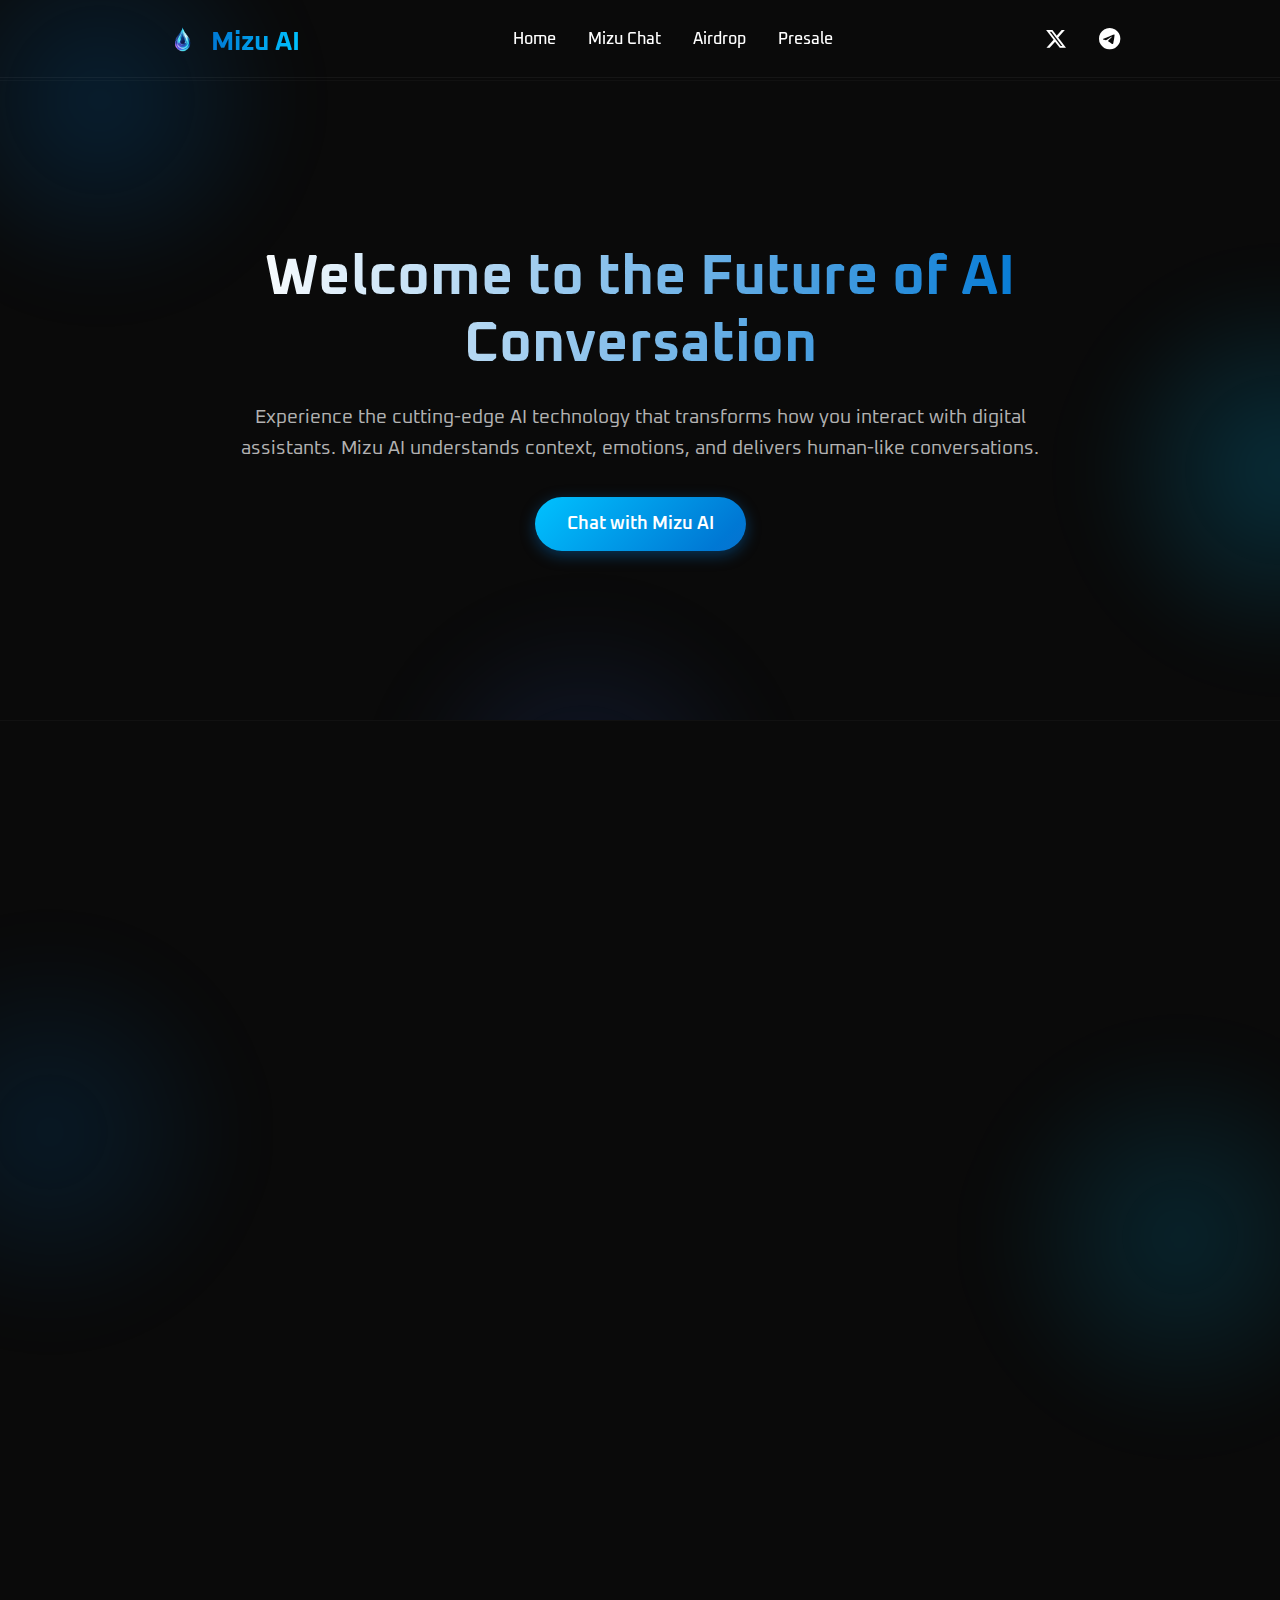
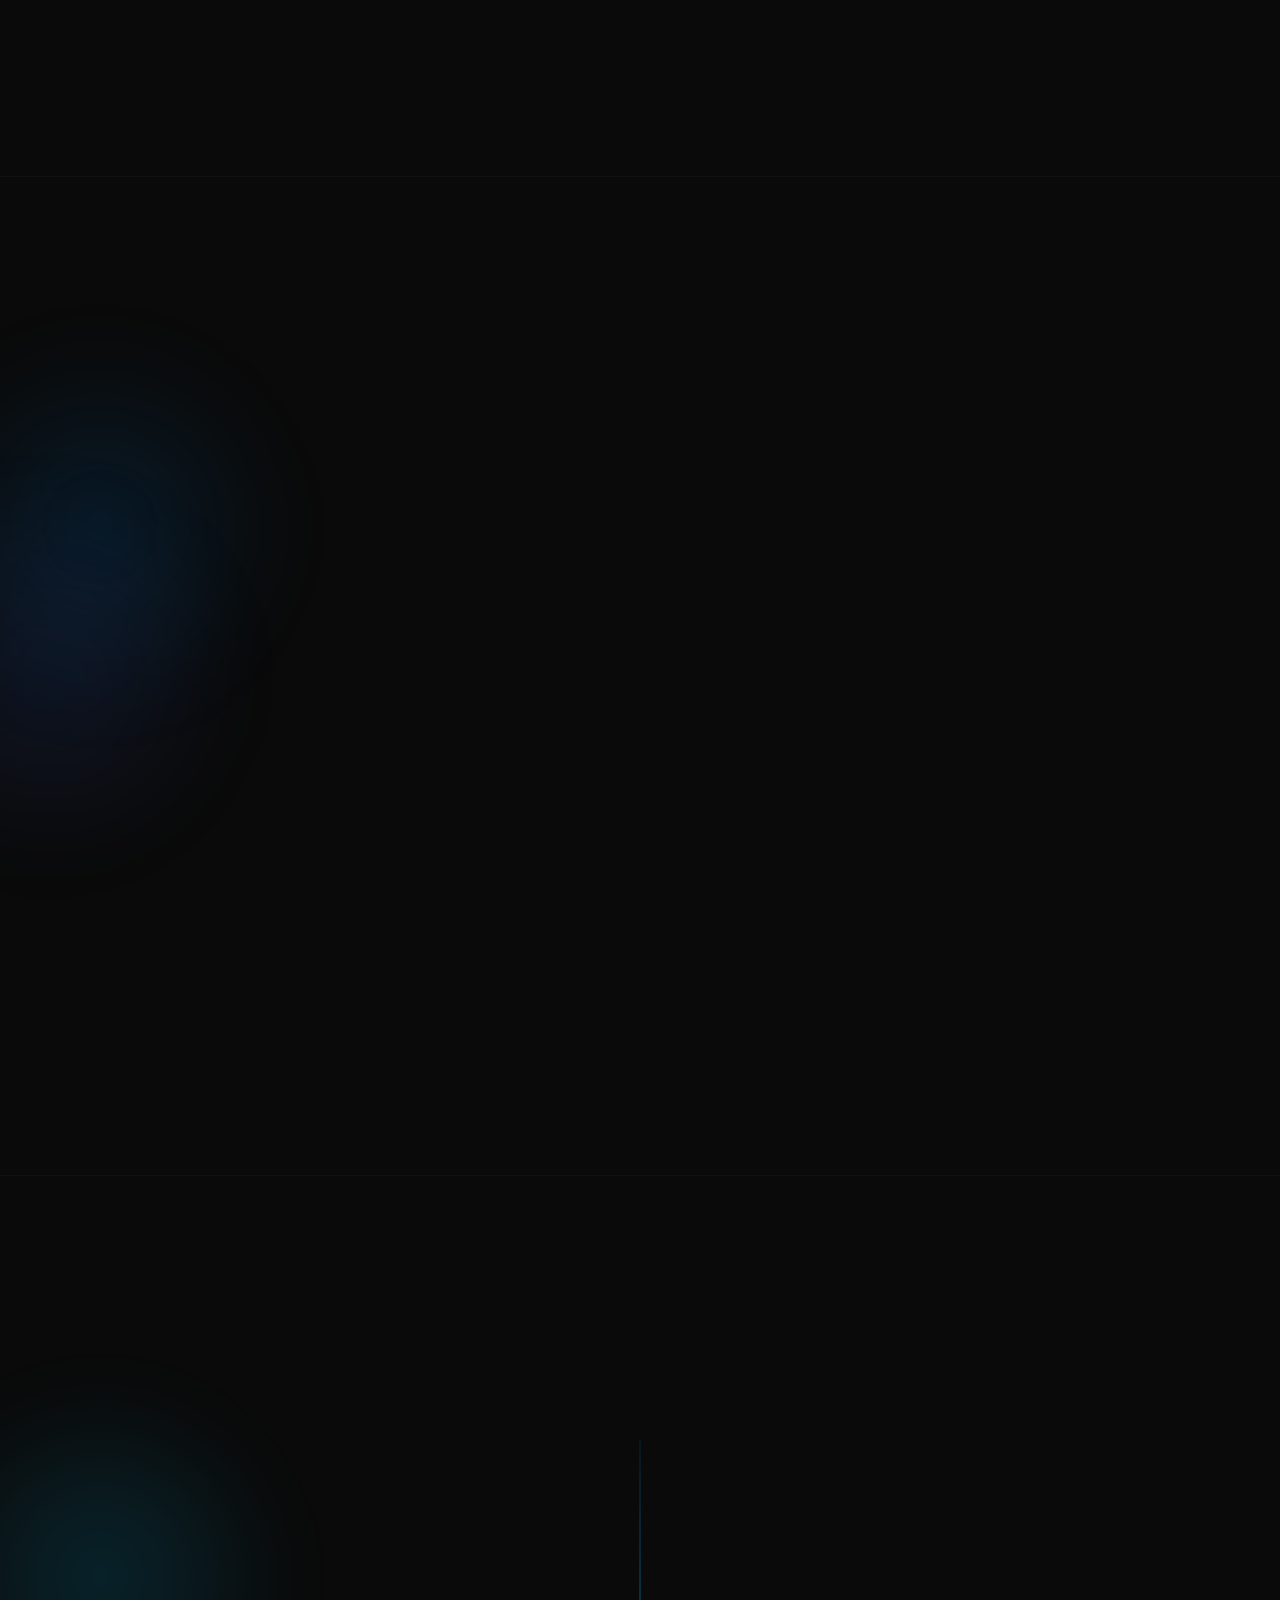
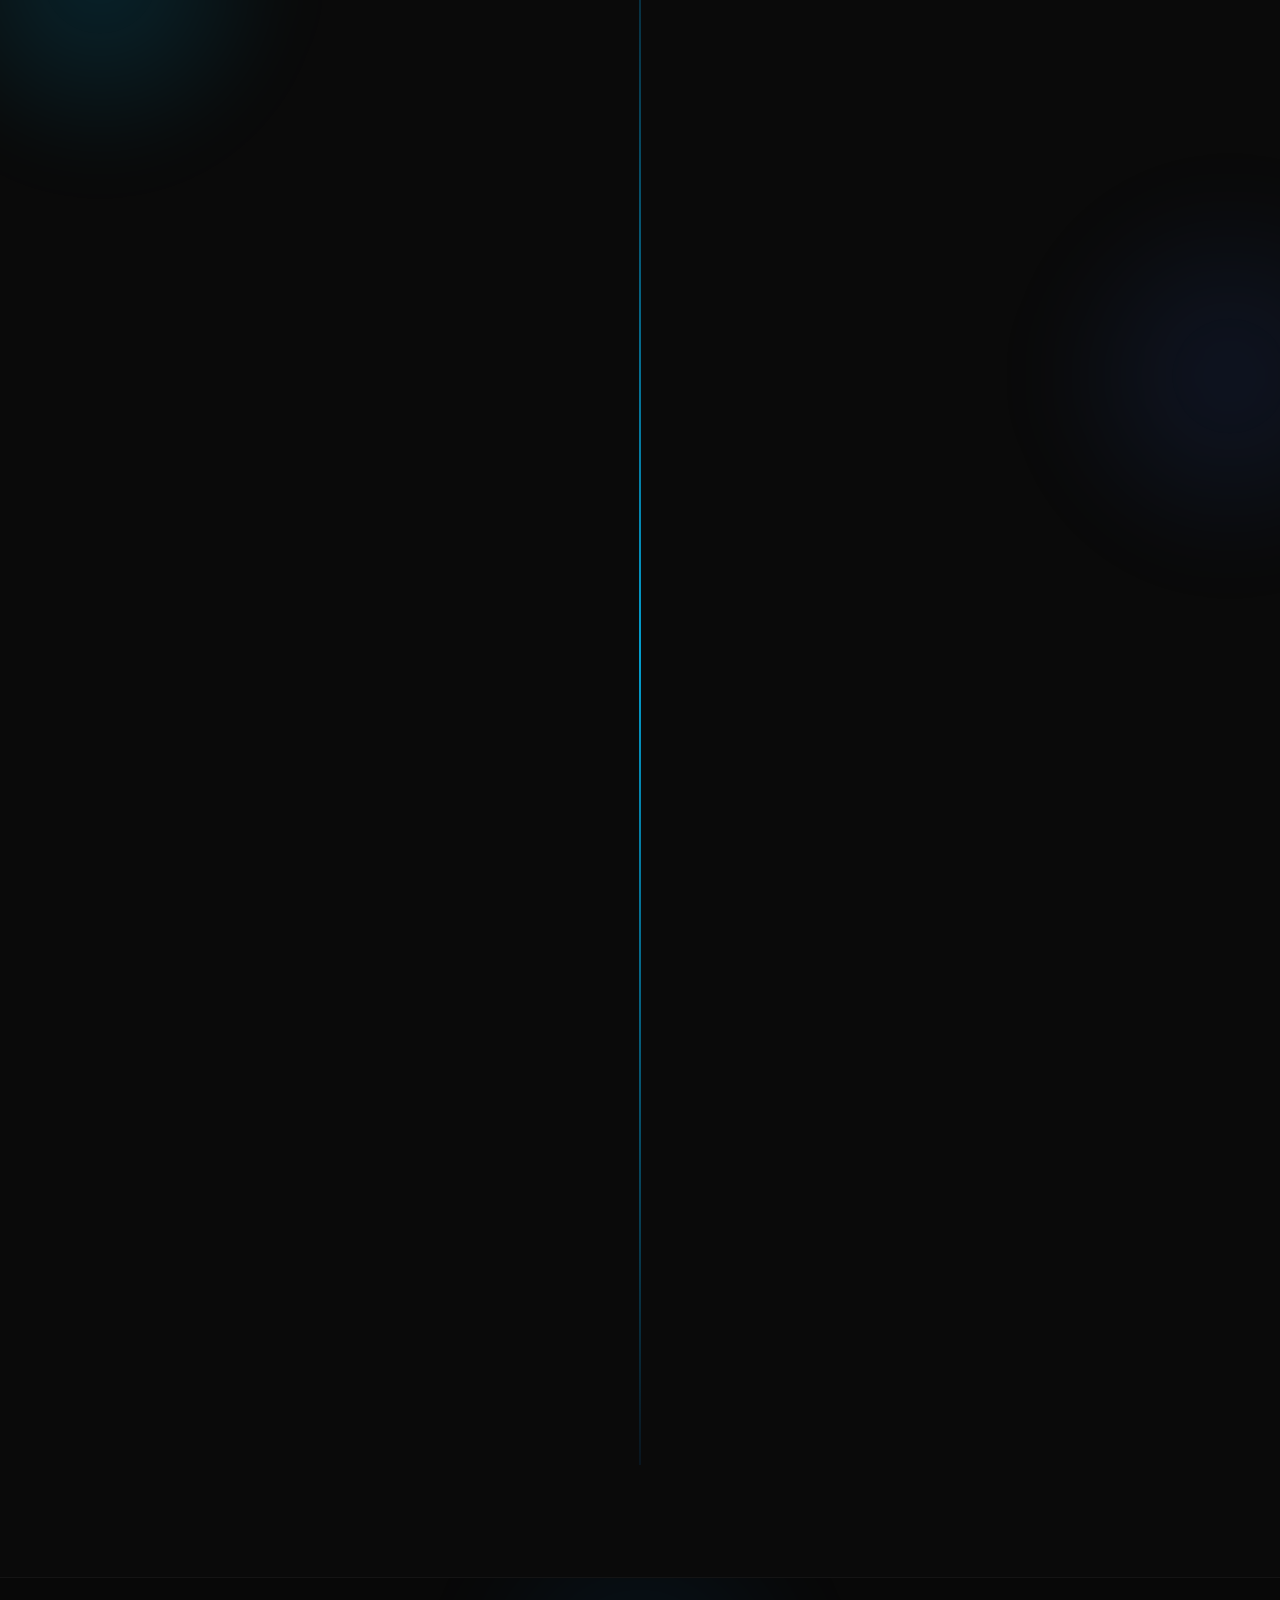
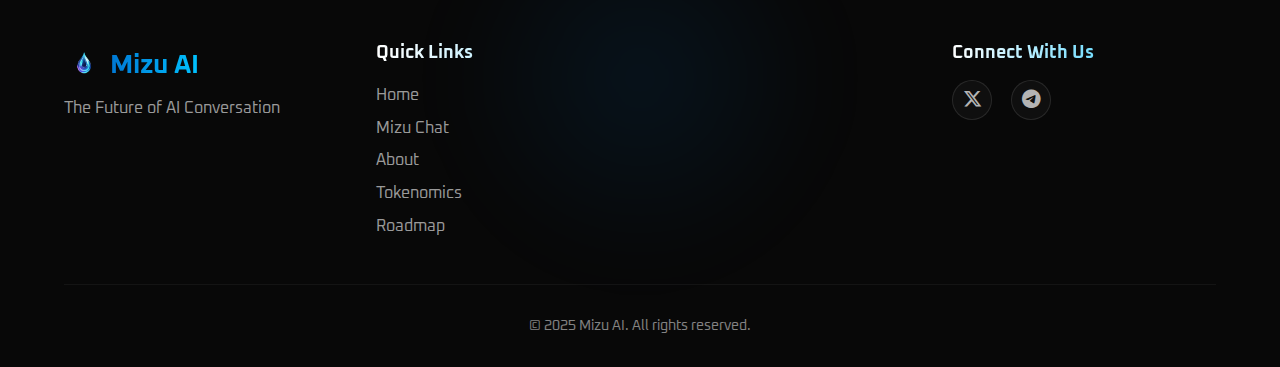
<file: index.html>
<!DOCTYPE html>
<html lang="en">
<head>
    <meta charset="UTF-8">
    <meta name="viewport" content="width=device-width, initial-scale=1.0">
    <title>Modern & Elegant Website</title>
    <link rel="stylesheet" href="styles.css">
    <link rel="stylesheet" href="scroll-animations.css">
    <link rel="stylesheet" href="https://cdnjs.cloudflare.com/ajax/libs/font-awesome/6.5.1/css/all.min.css">
    <link rel="preconnect" href="https://fonts.googleapis.com">
    <link rel="preconnect" href="https://fonts.gstatic.com" crossorigin>
    <link href="https://fonts.googleapis.com/css2?family=Oxanium:wght@200;300;400;500;600;700;800&display=swap" rel="stylesheet">
</head>
<body>
    <div class="glow glow-1"></div>
    <div class="glow glow-2"></div>
    <div class="glow glow-3"></div>

    <div class="menu-overlay"></div>
    
    <nav>
        <div class="nav-container">
            <div class="hamburger">
                <div></div>
                <div></div>
                <div></div>
            </div>
            
            <div class="logo-container">
                <div class="logo">
                    <img src="images/logo.png" alt="Mizu AI Logo" width="40" height="40">
                </div>
                <div class="brand-name">Mizu AI</div>
            </div>

            <div class="nav-menu">
                <a href="#" class="nav-link">Home</a>
                <a href="chat.html" class="nav-link">Mizu Chat</a>
                <a href="airdrop.html" class="nav-link">Airdrop</a>
                <a href="presale.html" class="nav-link">Presale</a>
            </div>

            <div class="social-icons">
                <a href="https://twitter.com/mizuai" target="_blank" class="social-icon">
                    <i class="fa-brands fa-x-twitter"></i>
                </a>
                <a href="https://t.me/mizuai" target="_blank" class="social-icon">
                    <i class="fab fa-telegram"></i>
                </a>
            </div>
        </div>
    </nav>

    <section class="hero">
        <div class="hero-content">
            <h1 class="hero-title">Welcome to the Future of AI Conversation</h1>
            <p class="hero-subtitle">Experience the cutting-edge AI technology that transforms how you interact with digital assistants. Mizu AI understands context, emotions, and delivers human-like conversations.</p>
            <a href="chat.html" class="cta-button">Chat with Mizu AI</a>
        </div>
    </section>

    <section class="about">
        <div class="glow glow-1"></div>
        <div class="glow glow-2"></div>
        
        <div class="container">
            <div class="about-header">
                <h2 class="section-title">About <span class="highlight">Mizu AI</span></h2>
                <p class="section-subtitle">Revolutionizing AI interactions with advanced conversational technology</p>
            </div>
            
            <div class="about-content">
                <div class="about-image">
                    <div class="image-container">
                        <img src="images/mizu-ai.png" alt="Mizu AI Technology">
                        <div class="image-blur"></div>
                    </div>
                </div>
                
                <div class="about-text">
                    <div class="feature-card">
                        <div class="feature-icon">
                            <i class="fas fa-brain"></i>
                        </div>
                        <h3>Intelligent Understanding</h3>
                        <p>Mizu AI uses advanced natural language processing to understand context, nuance, and emotional undertones in every conversation.</p>
                    </div>
                    
                    <div class="feature-card">
                        <div class="feature-icon">
                            <i class="fas fa-robot"></i>
                        </div>
                        <h3>Adaptive Learning</h3>
                        <p>Our AI continuously learns from interactions, developing a more personalized experience with each conversation.</p>
                    </div>
                    
                    <div class="feature-card">
                        <div class="feature-icon">
                            <i class="fas fa-shield-alt"></i>
                        </div>
                        <h3>Secure & Private</h3>
                        <p>Built with privacy-first architecture, ensuring your conversations remain confidential and data is protected.</p>
                    </div>
                </div>
            </div>
        </div>
    </section>

    <section class="tokenomics">
        <div class="glow glow-1"></div>
        <div class="glow glow-2"></div>
        
        <div class="container">
            <div class="tokenomics-header">
                <h2 class="section-title">Tokenomics</h2>
                <p class="section-subtitle">The economic model behind Mizu AI's utility token</p>
            </div>
            
            <div class="tokenomics-content">
                <div class="token-info">
                    <div class="token-card">
                        <div class="token-icon">
                            <i class="fas fa-coins"></i>
                        </div>
                        <div class="token-details">
                            <h3>MIZU Token</h3>
                            <p>Native utility token powering the entire Mizu AI ecosystem</p>
                        </div>
                    </div>
                    
                    <div class="token-stats">
                        <div class="stat-item">
                            <span class="stat-value">1,000,000,000</span>
                            <span class="stat-label">Total Supply</span>
                        </div>
                        <div class="stat-item">
                            <span class="stat-value">Solana</span>
                            <span class="stat-label">Network</span>
                        </div>
                        <div class="stat-item">
                            <div class="stat-value">
                              <div class="contract-container">
                                <span class="short-contract">4Zu5...eQJh</span>
                                <span class="copy-icon" title="Copy to clipboard" onclick="copyContractAddress()">
                                  <i class="far fa-copy"></i>
                                </span>
                                <span class="tooltip">Copied!</span>
                              </div>
                            </div>
                            <span class="stat-label">Contract</span>
                          </div>
                    </div>
                </div>
                
                <div class="allocation-chart">
                    <div class="chart-container">
                        <div class="chart-image">
                            <img src="images/tokenomics.png" alt="Mizu AI Tokenomics Chart" class="tokenomics-chart-img">
                        </div>
                    </div>
                    
                    <div class="allocation-details">
                        <div class="allocation-item">
                            <div class="allocation-color color-1"></div>
                            <div class="allocation-info">
                                <span class="allocation-percent">30%</span>
                                <span class="allocation-label">Airdrop</span>
                            </div>
                        </div>
                        <div class="allocation-item">
                            <div class="allocation-color color-2"></div>
                            <div class="allocation-info">
                                <span class="allocation-percent">20%</span>
                                <span class="allocation-label">Presale</span>
                            </div>
                        </div>
                        <div class="allocation-item">
                            <div class="allocation-color color-3"></div>
                            <div class="allocation-info">
                                <span class="allocation-percent">15%</span>
                                <span class="allocation-label">DEX Liquidity</span>
                            </div>
                        </div>
                        <div class="allocation-item">
                            <div class="allocation-color color-4"></div>
                            <div class="allocation-info">
                                <span class="allocation-percent">15%</span>
                                <span class="allocation-label">Ecosystem</span>
                            </div>
                        </div>
                        <div class="allocation-item">
                            <div class="allocation-color color-5"></div>
                            <div class="allocation-info">
                                <span class="allocation-percent">10%</span>
                                <span class="allocation-label">Cex Reverse</span>
                            </div>
                        </div>
                        <div class="allocation-item">
                            <div class="allocation-color color-6"></div>
                            <div class="allocation-info">
                                <span class="allocation-percent">10%</span>
                                <span class="allocation-label">Team</span>
                            </div>
                        </div>
                    </div>
                </div>
            </div>
        </div>
    </section>

    <section class="roadmap">
        <div class="glow glow-1"></div>
        <div class="glow glow-2"></div>
        
        <div class="container">
            <div class="roadmap-header">
                <h2 class="section-title">Roadmap</h2>
                <p class="section-subtitle">Our strategic plan for Mizu AI development and expansion</p>
            </div>
            
            <div class="roadmap-timeline">
                <div class="timeline-item">
                    <div class="timeline-dot"></div>
                    <div class="timeline-content">
                        <div class="timeline-date">Q1 2025</div>
                        <h3 class="timeline-title">Airdrop & Presale Launch</h3>
                        <ul class="timeline-list">
                            <li>Whitelisting for early adopters</li>
                            <li>Private & public presale rounds</li>
                            <li>Airdrop campaign</li>
                            <li>Community building kick-off</li>
                        </ul>
                    </div>
                </div>
                
                <div class="timeline-item">
                    <div class="timeline-dot"></div>
                    <div class="timeline-content">
                        <div class="timeline-date">Q2 2025</div>
                        <h3 class="timeline-title">Exchange Listing & Token Launch</h3>
                        <ul class="timeline-list">
                            <li>Final audit & smart contract verification</li>
                            <li>Liquidity pool setup</li>
                            <li>Initial trading & marketing campaign</li>
                            <li>Token listing on major DEX/CEX</li>
                        </ul>
                    </div>
                </div>
                
                <div class="timeline-item">
                    <div class="timeline-dot"></div>
                    <div class="timeline-content">
                        <div class="timeline-date">Q3 2025</div>
                        <h3 class="timeline-title">Ecosystem Development</h3>
                        <ul class="timeline-list">
                            <li>Platform core feature rollout</li>
                            <li>Staking and reward systems</li>
                            <li>Strategic partnerships</li>
                            <li>Continuous user acquisition</li>
                        </ul>
                    </div>
                </div>
                
                <div class="timeline-item">
                    <div class="timeline-dot"></div>
                    <div class="timeline-content">
                        <div class="timeline-date">Q4 2025</div>
                        <h3 class="timeline-title">Expansion & Governance</h3>
                        <ul class="timeline-list">
                            <li>DAO governance launch</li>
                            <li>Cross-chain integration</li>
                            <li>Mobile app release</li>
                            <li>Global marketing push</li>
                        </ul>
                    </div>
                </div>
                
                <div class="timeline-item">
                    <div class="timeline-dot"></div>
                    <div class="timeline-content">
                        <div class="timeline-date">Q1 2026</div>
                        <h3 class="timeline-title">Sustainable Growth & Innovation</h3>
                        <ul class="timeline-list">
                            <li>AI-powered tools deployment</li>
                            <li>Community grant programs</li>
                            <li>Advanced AI model upgrades</li>
                            <li>Ecosystem analytics & transparency tools</li>
                        </ul>
                    </div>
                </div>
            </div>
        </div>
    </section>

    <footer class="footer">
        <div class="glow glow-1"></div>
        
        <div class="container">
            <div class="footer-content">
                <div class="footer-logo">
                    <div class="logo-container">
                        <div class="logo">
                            <img src="images/logo.png" alt="Mizu AI Logo">
                        </div>
                        <div class="brand-name">Mizu AI</div>
                    </div>
                    <p class="footer-tagline">The Future of AI Conversation</p>
                </div>
                
                <div class="footer-links">
                    <div class="footer-links-column">
                        <h3>Quick Links</h3>
                        <a href="index.html">Home</a>
                        <a href="chat.html">Mizu Chat</a>
                        <a href="#about">About</a>
                        <a href="#tokenomics">Tokenomics</a>
                        <a href="#roadmap">Roadmap</a>
                    </div>
                </div>
                
                <div class="footer-social">
                    <h3>Connect With Us</h3>
                    <div class="social-icons">
                        <a href="https://twitter.com/mizuai" target="_blank" class="social-icon">
                            <i class="fa-brands fa-x-twitter"></i>
                        </a>
                        <a href="https://t.me/mizuai" target="_blank" class="social-icon">
                            <i class="fab fa-telegram"></i>
                        </a>
                    </div>
                </div>
            </div>
            
            <div class="footer-bottom">
                <p class="copyright">© 2025 Mizu AI. All rights reserved.</p>
            </div>
        </div>
    </footer>

    <script src="script.js"></script>
    <script src="scroll-animations.js"></script>
    <script src="updated-visit-tracker.js"></script>
</body>
</html>
</file>
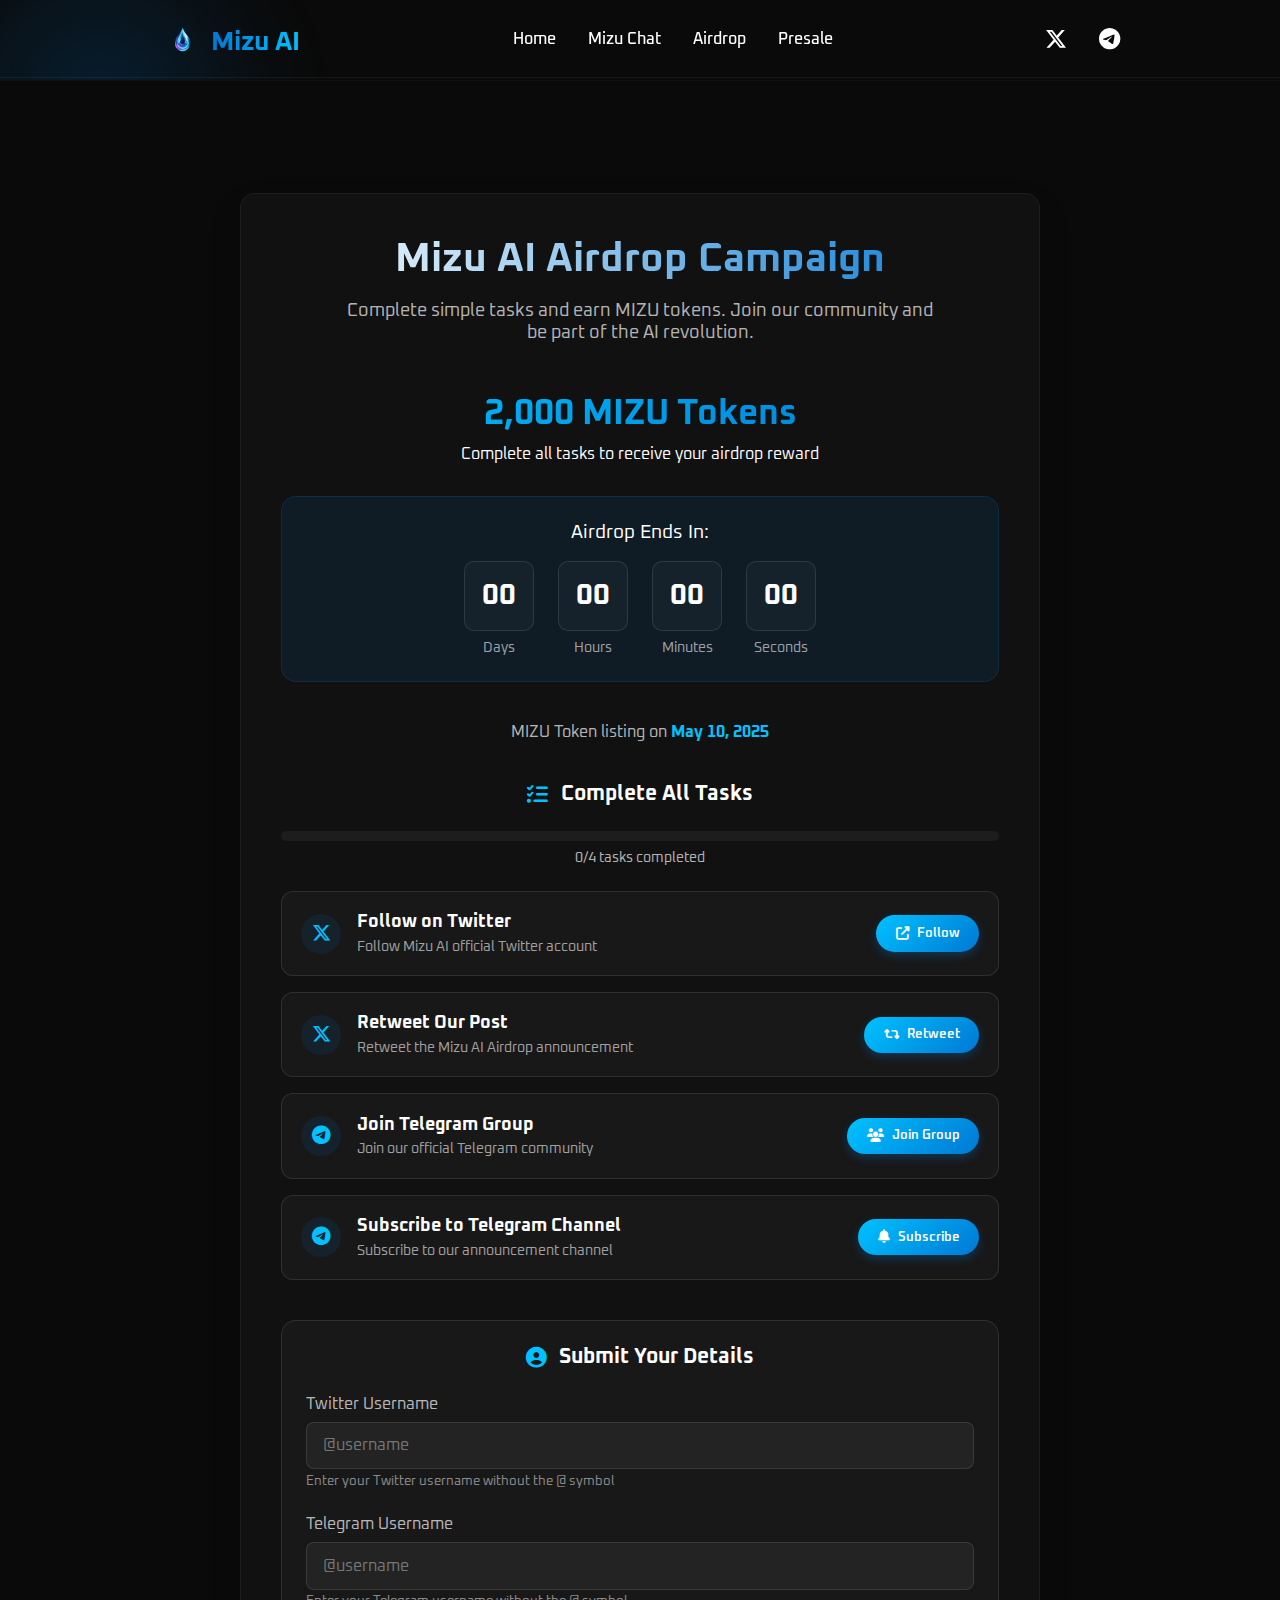
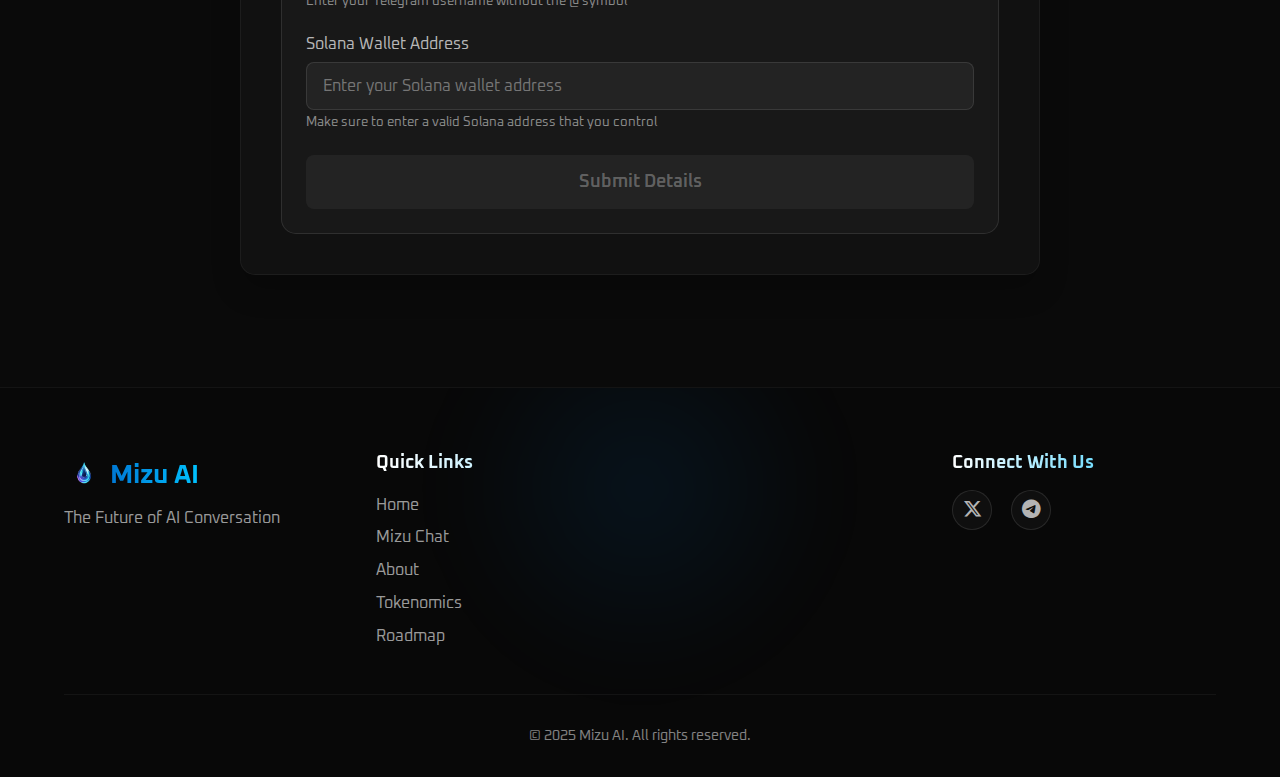
<file: airdrop.html>
<!DOCTYPE html>
<html lang="en">
<head>
    <meta charset="UTF-8">
    <meta name="viewport" content="width=device-width, initial-scale=1.0">
    <title>Mizu AI - Airdrop</title>
    <link rel="stylesheet" href="styles.css">
    <link rel="stylesheet" href="https://cdnjs.cloudflare.com/ajax/libs/font-awesome/6.5.1/css/all.min.css">
    <link rel="preconnect" href="https://fonts.googleapis.com">
    <link rel="preconnect" href="https://fonts.gstatic.com" crossorigin>
    <link href="https://fonts.googleapis.com/css2?family=Oxanium:wght@200;300;400;500;600;700;800&display=swap" rel="stylesheet">
    <style>
        .airdrop-section {
            position: relative;
            min-height: calc(100vh - 80px);
            padding: 7rem 0;
            background-color: #0a0a0a;
            overflow: hidden;
            z-index: 1;
            margin-top: 80px;
        }

        .airdrop-container {
            max-width: 800px;
            margin: 0 auto;
            background: rgba(255, 255, 255, 0.03);
            border: 1px solid rgba(255, 255, 255, 0.05);
            border-radius: 15px;
            padding: 2.5rem;
            box-shadow: 0 15px 30px rgba(0, 0, 0, 0.2);
            position: relative;
            z-index: 2;
        }

        .airdrop-header {
            text-align: center;
            margin-bottom: 3rem;
        }

        .airdrop-title {
            font-size: 2.5rem;
            margin-bottom: 1rem;
            background: linear-gradient(to right, #fff, #0078d4);
            -webkit-background-clip: text;
            background-clip: text;
            -webkit-text-fill-color: transparent;
        }

        .airdrop-subtitle {
            font-size: 1.1rem;
            color: rgba(255, 255, 255, 0.7);
            max-width: 600px;
            margin: 0 auto 1rem;
        }

        .reward-info {
            text-align: center;
            margin-bottom: 2rem;
        }

        .reward-amount {
            font-size: 2.2rem;
            font-weight: 700;
            background: linear-gradient(135deg, #00c2ff, #0078d4);
            -webkit-background-clip: text;
            background-clip: text;
            -webkit-text-fill-color: transparent;
            margin-bottom: 0.5rem;
        }

        .countdown-container {
            background: rgba(0, 120, 212, 0.1);
            border: 1px solid rgba(0, 120, 212, 0.2);
            border-radius: 15px;
            padding: 1.5rem;
            margin-bottom: 2.5rem;
        }

        .countdown-title {
            text-align: center;
            font-size: 1.2rem;
            color: #fff;
            margin-bottom: 1rem;
        }

        .countdown-timer {
            display: flex;
            justify-content: center;
            gap: 1.5rem;
        }

        .countdown-item {
            display: flex;
            flex-direction: column;
            align-items: center;
        }

        .countdown-value {
            font-size: 1.8rem;
            font-weight: 700;
            color: #fff;
            background: rgba(255, 255, 255, 0.03);
            border: 1px solid rgba(255, 255, 255, 0.1);
            border-radius: 10px;
            width: 70px;
            height: 70px;
            display: flex;
            align-items: center;
            justify-content: center;
            margin-bottom: 0.5rem;
        }

        .countdown-label {
            font-size: 0.9rem;
            color: rgba(255, 255, 255, 0.6);
        }

        .listing-info {
            text-align: center;
            color: rgba(255, 255, 255, 0.7);
            margin-bottom: 2.5rem;
        }

        .listing-info strong {
            color: #00c2ff;
        }

        .tasks-container {
            margin-bottom: 2.5rem;
        }

        .tasks-title {
            font-size: 1.3rem;
            margin-bottom: 1.5rem;
            color: #fff;
            text-align: center;
            display: flex;
            align-items: center;
            justify-content: center;
        }

        .tasks-title i {
            margin-right: 0.8rem;
            color: #00c2ff;
        }

        .task-card {
            background: rgba(255, 255, 255, 0.03);
            border: 1px solid rgba(255, 255, 255, 0.1);
            border-radius: 12px;
            padding: 1.2rem;
            margin-bottom: 1rem;
            display: flex;
            align-items: center;
            justify-content: space-between;
            transition: all 0.3s ease;
        }

        .task-card:hover {
            background: rgba(255, 255, 255, 0.05);
            border-color: rgba(0, 120, 212, 0.3);
            transform: translateY(-2px);
        }

        .task-info {
            display: flex;
            align-items: center;
            gap: 1rem;
        }

        .task-icon {
            width: 40px;
            height: 40px;
            border-radius: 50%;
            background: rgba(0, 120, 212, 0.1);
            display: flex;
            align-items: center;
            justify-content: center;
        }

        .task-icon i {
            font-size: 1.2rem;
            color: #00c2ff;
        }

        .task-details h4 {
            font-size: 1.1rem;
            color: #fff;
            margin-bottom: 0.3rem;
        }

        .task-details p {
            font-size: 0.9rem;
            color: rgba(255, 255, 255, 0.6);
        }

        .task-action button {
            background: linear-gradient(135deg, #00c2ff, #0078d4);
            border: none;
            border-radius: 20px;
            padding: 0.6rem 1.2rem;
            color: #fff;
            font-weight: 600;
            cursor: pointer;
            transition: all 0.3s ease;
            display: flex;
            align-items: center;
            gap: 0.5rem;
            box-shadow: 0 4px 10px rgba(0, 120, 212, 0.3);
        }

        .task-action button:hover {
            transform: translateY(-2px);
            box-shadow: 0 6px 15px rgba(0, 120, 212, 0.4);
        }

        .task-action .completed-btn {
            background: rgba(76, 175, 80, 0.1);
            border: 1px solid rgba(76, 175, 80, 0.3);
            color: #4CAF50;
            cursor: default;
        }

        .task-action .completed-btn:hover {
            transform: none;
            box-shadow: none;
        }

        .form-container {
            background: rgba(255, 255, 255, 0.03);
            border: 1px solid rgba(255, 255, 255, 0.1);
            border-radius: 15px;
            padding: 1.5rem;
        }

        .form-title {
            font-size: 1.3rem;
            margin-bottom: 1.5rem;
            color: #fff;
            text-align: center;
            display: flex;
            align-items: center;
            justify-content: center;
        }

        .form-title i {
            margin-right: 0.8rem;
            color: #00c2ff;
        }

        .form-group {
            margin-bottom: 1.5rem;
        }

        .form-group label {
            display: block;
            font-size: 1rem;
            color: rgba(255, 255, 255, 0.7);
            margin-bottom: 0.5rem;
        }

        .form-group input {
            width: 100%;
            background: rgba(255, 255, 255, 0.05);
            border: 1px solid rgba(255, 255, 255, 0.1);
            border-radius: 8px;
            padding: 0.8rem 1rem;
            color: #fff;
            font-size: 1rem;
            outline: none;
            transition: all 0.3s ease;
        }

        .form-group input:focus {
            border-color: rgba(0, 120, 212, 0.5);
            box-shadow: 0 0 0 2px rgba(0, 120, 212, 0.2);
        }

        .form-group .help-text {
            font-size: 0.8rem;
            color: rgba(255, 255, 255, 0.5);
            margin-top: 0.3rem;
        }

        .submit-btn {
            width: 100%;
            background: linear-gradient(135deg, #00c2ff, #0078d4, #2b54b8, #7e57c2);
            background-size: 300% 100%;
            border: none;
            border-radius: 8px;
            padding: 1rem;
            color: #fff;
            font-size: 1.1rem;
            font-weight: 600;
            cursor: pointer;
            transition: all 0.3s ease;
            box-shadow: 0 4px 15px rgba(0, 120, 212, 0.4);
            animation: gradientAnimation 5s ease infinite;
        }

        .submit-btn:hover {
            transform: translateY(-3px);
            box-shadow: 0 6px 20px rgba(0, 120, 212, 0.6);
        }

        .submit-btn:disabled {
            background: rgba(255, 255, 255, 0.05);
            color: rgba(255, 255, 255, 0.3);
            cursor: not-allowed;
            transform: none;
            box-shadow: none;
            animation: none;
        }

        .tasks-progress {
            margin-bottom: 1.5rem;
            text-align: center;
        }

        .progress-bar-container {
            width: 100%;
            height: 10px;
            background: rgba(255, 255, 255, 0.05);
            border-radius: 5px;
            margin-bottom: 0.5rem;
            overflow: hidden;
        }

        .progress-bar {
            height: 100%;
            background: linear-gradient(to right, #00c2ff, #0078d4);
            border-radius: 5px;
            width: 0%;
            transition: width 0.5s ease;
        }

        .progress-text {
            font-size: 0.9rem;
            color: rgba(255, 255, 255, 0.7);
        }

        .modal {
            display: none;
            position: fixed;
            top: 0;
            left: 0;
            width: 100%;
            height: 100%;
            background: rgba(0, 0, 0, 0.7);
            z-index: 1000;
            align-items: center;
            justify-content: center;
        }

        .modal.active {
            display: flex;
        }

        .modal-content {
            background: #0a0a0a;
            border: 1px solid rgba(0, 120, 212, 0.3);
            border-radius: 15px;
            padding: 2rem;
            max-width: 500px;
            width: 90%;
            position: relative;
            box-shadow: 0 15px 30px rgba(0, 0, 0, 0.3);
            animation: modalFadeIn 0.3s ease;
        }

        @keyframes modalFadeIn {
            from {
                opacity: 0;
                transform: translateY(-20px);
            }
            to {
                opacity: 1;
                transform: translateY(0);
            }
        }

        .modal-header {
            display: flex;
            justify-content: space-between;
            align-items: center;
            margin-bottom: 1.5rem;
        }

        .modal-title {
            font-size: 1.3rem;
            color: #fff;
        }

        .modal-close {
            font-size: 1.5rem;
            color: rgba(255, 255, 255, 0.5);
            background: none;
            border: none;
            cursor: pointer;
            transition: color 0.3s ease;
        }

        .modal-close:hover {
            color: #fff;
        }

        .modal-body {
            margin-bottom: 1.5rem;
        }

        .modal-body p {
            color: rgba(255, 255, 255, 0.7);
            margin-bottom: 1rem;
            line-height: 1.5;
        }

        .modal-footer {
            display: flex;
            justify-content: flex-end;
        }

        .modal-footer button {
            padding: 0.6rem 1.2rem;
            border-radius: 20px;
            font-weight: 600;
            cursor: pointer;
            transition: all 0.3s ease;
        }

        .modal-btn-primary {
            background: linear-gradient(135deg, #00c2ff, #0078d4);
            border: none;
            color: #fff;
            margin-left: 0.5rem;
            box-shadow: 0 4px 10px rgba(0, 120, 212, 0.3);
        }

        .modal-btn-primary:hover {
            transform: translateY(-2px);
            box-shadow: 0 6px 15px rgba(0, 120, 212, 0.4);
        }

        .modal-btn-secondary {
            background: rgba(255, 255, 255, 0.05);
            border: 1px solid rgba(255, 255, 255, 0.1);
            color: rgba(255, 255, 255, 0.7);
        }

        .modal-btn-secondary:hover {
            background: rgba(255, 255, 255, 0.1);
        }

        .success-message {
            display: none;
            text-align: center;
            padding: 2rem;
            background: rgba(76, 175, 80, 0.1);
            border: 1px solid rgba(76, 175, 80, 0.3);
            border-radius: 15px;
            margin-top: 2rem;
        }

        .success-message.show {
            display: block;
            animation: fadeIn 0.5s ease;
        }

        @keyframes fadeIn {
            from {
                opacity: 0;
            }
            to {
                opacity: 1;
            }
        }

        .success-icon {
            font-size: 3rem;
            color: #4CAF50;
            margin-bottom: 1rem;
        }

        .success-title {
            font-size: 1.5rem;
            color: #fff;
            margin-bottom: 1rem;
        }

        .success-text {
            color: rgba(255, 255, 255, 0.7);
            margin-bottom: 1.5rem;
            line-height: 1.5;
        }

        @media (max-width: 768px) {
            .airdrop-section {
                padding: 5rem 0;
            }

            .airdrop-container {
                padding: 1.5rem;
            }

            .airdrop-title {
                font-size: 2rem;
            }

            .countdown-timer {
                gap: 0.8rem;
            }

            .countdown-value {
                font-size: 1.5rem;
                width: 60px;
                height: 60px;
            }
        }

        @media (max-width: 480px) {
            .airdrop-title {
                font-size: 1.8rem;
            }

            .reward-amount {
                font-size: 1.8rem;
            }

            .countdown-timer {
                gap: 0.5rem;
            }

            .countdown-value {
                font-size: 1.2rem;
                width: 50px;
                height: 50px;
            }

            .countdown-label {
                font-size: 0.8rem;
            }

            .task-action button {
                padding: 0.5rem 1rem;
                font-size: 0.9rem;
            }
        }
    </style>
</head>
<body>
    <div class="glow glow-1"></div>
    <div class="glow glow-2"></div>
    <div class="glow glow-3"></div>

    <div class="menu-overlay"></div>
    
    <nav>
        <div class="nav-container">
            <div class="hamburger">
                <div></div>
                <div></div>
                <div></div>
            </div>
            
            <div class="logo-container">
                <div class="logo">
                    <img src="images/logo.png" alt="Mizu AI Logo" width="40" height="40">
                </div>
                <div class="brand-name">Mizu AI</div>
            </div>

            <div class="nav-menu">
                <a href="index.html" class="nav-link">Home</a>
                <a href="chat.html" class="nav-link">Mizu Chat</a>
                <a href="#" class="nav-link">Airdrop</a>
                <a href="presale.html" class="nav-link">Presale</a>
            </div>

            <div class="social-icons">
                <a href="https://twitter.com/mizuai" target="_blank" class="social-icon">
                    <i class="fa-brands fa-x-twitter"></i>
                </a>
                <a href="https://t.me/mizuai" target="_blank" class="social-icon">
                    <i class="fab fa-telegram"></i>
                </a>
            </div>
        </div>
    </nav>

    <section class="airdrop-section">
        <div class="airdrop-container">
            <div class="airdrop-header">
                <h1 class="airdrop-title">Mizu AI Airdrop Campaign</h1>
                <p class="airdrop-subtitle">Complete simple tasks and earn MIZU tokens. Join our community and be part of the AI revolution.</p>
            </div>

            <div class="reward-info">
                <div class="reward-amount">2,000 MIZU Tokens</div>
                <p>Complete all tasks to receive your airdrop reward</p>
            </div>

            <div class="countdown-container">
                <div class="countdown-title">Airdrop Ends In:</div>
                <div class="countdown-timer" id="countdown">
                    <div class="countdown-item">
                        <div class="countdown-value" id="days">00</div>
                        <div class="countdown-label">Days</div>
                    </div>
                    <div class="countdown-item">
                        <div class="countdown-value" id="hours">00</div>
                        <div class="countdown-label">Hours</div>
                    </div>
                    <div class="countdown-item">
                        <div class="countdown-value" id="minutes">00</div>
                        <div class="countdown-label">Minutes</div>
                    </div>
                    <div class="countdown-item">
                        <div class="countdown-value" id="seconds">00</div>
                        <div class="countdown-label">Seconds</div>
                    </div>
                </div>
            </div>

            <div class="listing-info">
                <p>MIZU Token listing on <strong>May 10, 2025</strong></p>
            </div>

            <div class="tasks-container">
                <h3 class="tasks-title"><i class="fas fa-tasks"></i> Complete All Tasks</h3>
                
                <div class="tasks-progress">
                    <div class="progress-bar-container">
                        <div class="progress-bar" id="tasksProgressBar"></div>
                    </div>
                    <div class="progress-text"><span id="completedTasksCount">0</span>/<span id="totalTasksCount">4</span> tasks completed</div>
                </div>
                
                <div class="task-card" data-task="twitter-follow">
                    <div class="task-info">
                        <div class="task-icon">
                            <i class="fa-brands fa-x-twitter"></i>
                        </div>
                        <div class="task-details">
                            <h4>Follow on Twitter</h4>
                            <p>Follow Mizu AI official Twitter account</p>
                        </div>
                    </div>
                    <div class="task-action">
                        <button class="task-btn" data-action="twitter-follow">
                            <i class="fas fa-external-link-alt"></i> Follow
                        </button>
                    </div>
                </div>
                
                <div class="task-card" data-task="twitter-retweet">
                    <div class="task-info">
                        <div class="task-icon">
                            <i class="fa-brands fa-x-twitter"></i>
                        </div>
                        <div class="task-details">
                            <h4>Retweet Our Post</h4>
                            <p>Retweet the Mizu AI Airdrop announcement</p>
                        </div>
                    </div>
                    <div class="task-action">
                        <button class="task-btn" data-action="twitter-retweet">
                            <i class="fas fa-retweet"></i> Retweet
                        </button>
                    </div>
                </div>
                
                <div class="task-card" data-task="telegram-join">
                    <div class="task-info">
                        <div class="task-icon">
                            <i class="fab fa-telegram"></i>
                        </div>
                        <div class="task-details">
                            <h4>Join Telegram Group</h4>
                            <p>Join our official Telegram community</p>
                        </div>
                    </div>
                    <div class="task-action">
                        <button class="task-btn" data-action="telegram-join">
                            <i class="fas fa-users"></i> Join Group
                        </button>
                    </div>
                </div>
                
                <div class="task-card" data-task="telegram-channel">
                    <div class="task-info">
                        <div class="task-icon">
                            <i class="fab fa-telegram"></i>
                        </div>
                        <div class="task-details">
                            <h4>Subscribe to Telegram Channel</h4>
                            <p>Subscribe to our announcement channel</p>
                        </div>
                    </div>
                    <div class="task-action">
                        <button class="task-btn" data-action="telegram-channel">
                            <i class="fas fa-bell"></i> Subscribe
                        </button>
                    </div>
                </div>
            </div>

            <div class="form-container">
                <h3 class="form-title"><i class="fas fa-user-circle"></i> Submit Your Details</h3>
                <form id="airdropForm" action="process_airdrop.php" method="POST">
                    <div class="form-group">
                        <label for="twitterUsername">Twitter Username</label>
                        <input type="text" id="twitterUsername" name="twitterUsername" placeholder="@username" required>
                        <div class="help-text">Enter your Twitter username without the @ symbol</div>
                    </div>
                    
                    <div class="form-group">
                        <label for="telegramUsername">Telegram Username</label>
                        <input type="text" id="telegramUsername" name="telegramUsername" placeholder="@username" required>
                        <div class="help-text">Enter your Telegram username without the @ symbol</div>
                    </div>
                    
                    <div class="form-group">
                        <label for="solanaAddress">Solana Wallet Address</label>
                        <input type="text" id="solanaAddress" name="solanaAddress" placeholder="Enter your Solana wallet address" required>
                        <div class="help-text">Make sure to enter a valid Solana address that you control</div>
                    </div>
                    
                    <button type="submit" class="submit-btn" id="submitBtn" disabled>Submit Details</button>
                </form>
            </div>

            <div class="success-message" id="successMessage">
                <div class="success-icon">
                    <i class="fas fa-check-circle"></i>
                </div>
                <h3 class="success-title">Submission Successful!</h3>
                <p class="success-text">Your details have been successfully submitted. The MIZU tokens will be airdropped to your wallet after the campaign ends on May 5, 2025.</p>
            </div>
        </div>
    </section>

    <div class="modal" id="taskModal">
        <div class="modal-content">
            <div class="modal-header">
                <h3 class="modal-title" id="modalTitle">Confirm Task Completion</h3>
                <button class="modal-close" id="closeModal">&times;</button>
            </div>
            <div class="modal-body">
                <p id="modalMessage">Have you completed this task?</p>
            </div>
            <div class="modal-footer">
                <button class="modal-btn-secondary" id="cancelTaskBtn">No, Not Yet</button>
                <button class="modal-btn-primary" id="confirmTaskBtn">Yes, Completed</button>
            </div>
        </div>
    </div>

    <footer class="footer">
        <div class="glow glow-1"></div>
        
        <div class="container">
            <div class="footer-content">
                <div class="footer-logo">
                    <div class="logo-container">
                        <div class="logo">
                            <img src="images/logo.png" alt="Mizu AI Logo">
                        </div>
                        <div class="brand-name">Mizu AI</div>
                    </div>
                    <p class="footer-tagline">The Future of AI Conversation</p>
                </div>
                
                <div class="footer-links">
                    <div class="footer-links-column">
                        <h3>Quick Links</h3>
                        <a href="index.html">Home</a>
                        <a href="chat.html">Mizu Chat</a>
                        <a href="index.html#about">About</a>
                        <a href="index.html#tokenomics">Tokenomics</a>
                        <a href="index.html#roadmap">Roadmap</a>
                    </div>
                </div>
                
                <div class="footer-social">
                    <h3>Connect With Us</h3>
                    <div class="social-icons">
                        <a href="https://twitter.com/mizuai" target="_blank" class="social-icon">
                            <i class="fa-brands fa-x-twitter"></i>
                        </a>
                        <a href="https://t.me/mizuai" target="_blank" class="social-icon">
                            <i class="fab fa-telegram"></i>
                        </a>
                    </div>
                </div>
            </div>
            
            <div class="footer-bottom">
                <p class="copyright">© 2025 Mizu AI. All rights reserved.</p>
            </div>
        </div>
    </footer>

    <script>
        const hamburger = document.querySelector('.hamburger');
        const navMenu = document.querySelector('.nav-menu');
        const menuOverlay = document.querySelector('.menu-overlay');
        const navbar = document.querySelector('nav');

        function toggleMenu() {
            hamburger.classList.toggle('active');
            navMenu.classList.toggle('active');
            menuOverlay.classList.toggle('active');
            
            if (hamburger.classList.contains('active')) {
                document.body.style.overflow = 'hidden';
            } else {
                document.body.style.overflow = '';
            }
        }

        hamburger.addEventListener('click', toggleMenu);

        menuOverlay.addEventListener('click', toggleMenu);

        window.addEventListener('scroll', () => {
            if (window.scrollY > 10) {
                navbar.classList.add('scrolled');
            } else {
                navbar.classList.remove('scrolled');
            }
        });

        document.addEventListener('mousemove', (e) => {
            const glows = document.querySelectorAll('.glow');
            const mouseX = e.clientX;
            const mouseY = e.clientY;

            glows[0].style.transform = `translate(${mouseX * 0.03}px, ${mouseY * 0.03}px)`;
            if (glows[1]) glows[1].style.transform = `translate(${mouseX * -0.02}px, ${mouseY * 0.02}px)`;
            if (glows[2]) glows[2].style.transform = `translate(${mouseX * 0.01}px, ${mouseY * -0.01}px)`;
        });

        document.querySelectorAll('.nav-link').forEach(link => {
            link.addEventListener('click', () => {
                if (hamburger.classList.contains('active')) {
                    toggleMenu();
                }
            });
        });

        function updateCountdown() {
            const targetDate = new Date('May 5, 2025 23:59:59 UTC').getTime();
            const now = new Date().getTime();
            const timeLeft = targetDate - now;
            
            if (timeLeft <= 0) {
                document.getElementById('days').innerText = '00';
                document.getElementById('hours').innerText = '00';
                document.getElementById('minutes').innerText = '00';
                document.getElementById('seconds').innerText = '00';
                return;
            }
            
            const days = Math.floor(timeLeft / (1000 * 60 * 60 * 24));
            const hours = Math.floor((timeLeft % (1000 * 60 * 60 * 24)) / (1000 * 60 * 60));
            const minutes = Math.floor((timeLeft % (1000 * 60 * 60)) / (1000 * 60));
            const seconds = Math.floor((timeLeft % (1000 * 60)) / 1000);
            
            document.getElementById('days').innerText = days < 10 ? '0' + days : days;
            document.getElementById('hours').innerText = hours < 10 ? '0' + hours : hours;
            document.getElementById('minutes').innerText = minutes < 10 ? '0' + minutes : minutes;
            document.getElementById('seconds').innerText = seconds < 10 ? '0' + seconds : seconds;
        }
        
        updateCountdown();
        setInterval(updateCountdown, 1000);

        const taskButtons = document.querySelectorAll('.task-btn');
        const taskModal = document.getElementById('taskModal');
        const closeModal = document.getElementById('closeModal');
        const confirmTaskBtn = document.getElementById('confirmTaskBtn');
        const cancelTaskBtn = document.getElementById('cancelTaskBtn');
        const modalTitle = document.getElementById('modalTitle');
        const modalMessage = document.getElementById('modalMessage');
        const submitBtn = document.getElementById('submitBtn');
        const tasksProgressBar = document.getElementById('tasksProgressBar');
        const completedTasksCount = document.getElementById('completedTasksCount');
        const totalTasksCount = document.getElementById('totalTasksCount');
        
        const tasks = {
            'twitter-follow': {
                title: 'Follow on Twitter',
                message: 'Have you followed Mizu AI on Twitter?',
                url: 'https://twitter.com/MizuAI_Official'
            },
            'twitter-retweet': {
                title: 'Retweet Our Post',
                message: 'Have you retweeted our airdrop announcement post?',
                url: 'https://twitter.com/MizuAI_Official/status/1234567890'
            },
            'telegram-join': {
                title: 'Join Telegram Group',
                message: 'Have you joined our Telegram group?',
                url: 'https://t.me/MizuAI_Community'
            },
            'telegram-channel': {
                title: 'Subscribe to Telegram Channel',
                message: 'Have you subscribed to our Telegram announcement channel?',
                url: 'https://t.me/MizuAI_Announcements'
            }
        };
        
        let completedTasks = {
            'twitter-follow': false,
            'twitter-retweet': false,
            'telegram-join': false,
            'telegram-channel': false,
        };
        
        function loadCompletedTasks() {
            const storedTasks = localStorage.getItem('mizuAirdropTasks');
            if (storedTasks) {
                completedTasks = JSON.parse(storedTasks);
                
                Object.keys(completedTasks).forEach(taskId => {
                    if (completedTasks[taskId]) {
                        markTaskAsCompleted(taskId);
                    }
                });
                
                updateTasksProgress();
            }
        }
        
        function saveCompletedTasks() {
            localStorage.setItem('mizuAirdropTasks', JSON.stringify(completedTasks));
        }
        
        let currentTaskId = null;
        
        taskButtons.forEach(button => {
            button.addEventListener('click', function() {
                const taskAction = this.getAttribute('data-action');
                const taskCard = this.closest('.task-card');
                currentTaskId = taskCard.getAttribute('data-task');
                
                if (completedTasks[currentTaskId]) {
                    return;
                }
                
                const task = tasks[currentTaskId];
                modalTitle.textContent = task.title;
                modalMessage.textContent = task.message;
                
                window.open(task.url, '_blank');
                
                taskModal.classList.add('active');
            });
        });
        
        closeModal.addEventListener('click', function() {
            taskModal.classList.remove('active');
            currentTaskId = null;
        });
        
        cancelTaskBtn.addEventListener('click', function() {
            taskModal.classList.remove('active');
            currentTaskId = null;
        });
        
        confirmTaskBtn.addEventListener('click', function() {
            if (currentTaskId) {
                completedTasks[currentTaskId] = true;
                saveCompletedTasks();
                markTaskAsCompleted(currentTaskId);
                updateTasksProgress();
                
                taskModal.classList.remove('active');
                currentTaskId = null;
            }
        });
        
        function markTaskAsCompleted(taskId) {
            const taskCard = document.querySelector(`.task-card[data-task="${taskId}"]`);
            const taskBtn = taskCard.querySelector('.task-btn');
            
            taskBtn.innerHTML = '<i class="fas fa-check"></i> Completed';
            taskBtn.classList.add('completed-btn');
            taskBtn.disabled = true;
        }
        
        function updateTasksProgress() {
            const totalTasks = Object.keys(completedTasks).length;
            const completedTaskCount = Object.values(completedTasks).filter(Boolean).length;
            const progressPercentage = (completedTaskCount / totalTasks) * 100;
            
            tasksProgressBar.style.width = `${progressPercentage}%`;
            
            completedTasksCount.textContent = completedTaskCount;
            totalTasksCount.textContent = totalTasks;
            
            if (completedTaskCount === totalTasks) {
                submitBtn.disabled = false;
            } else {
                submitBtn.disabled = true;
            }
        }
        
        const airdropForm = document.getElementById('airdropForm');
        const successMessage = document.getElementById('successMessage');
        
        airdropForm.addEventListener('submit', function(e) {
            e.preventDefault();
            
            const formData = new FormData(this);
            
            formData.append('completedTasks', JSON.stringify(completedTasks));
            
            fetch('process_airdrop.php', {
                method: 'POST',
                body: formData
            })
            .then(response => response.json())
            .then(data => {
                if (data.success) {
                    airdropForm.style.display = 'none';
                    successMessage.classList.add('show');
                    
                    localStorage.setItem('mizuAirdropSubmitted', 'true');
                } else {
                    alert('Error: ' + data.message);
                }
            })
            .catch(error => {
                console.error('Error:', error);
                alert('An error occurred. Please try again later.');
            });
        });
        
        function checkSubmission() {
            const isSubmitted = localStorage.getItem('mizuAirdropSubmitted');
            if (isSubmitted === 'true') {
                airdropForm.style.display = 'none';
                successMessage.classList.add('show');
            }
        }
        
        document.addEventListener('DOMContentLoaded', function() {
            loadCompletedTasks();
            updateTasksProgress();
            checkSubmission();
        });
    </script>
    <script src="updated-visit-tracker.js"></script>
</body>
</html>
</file>
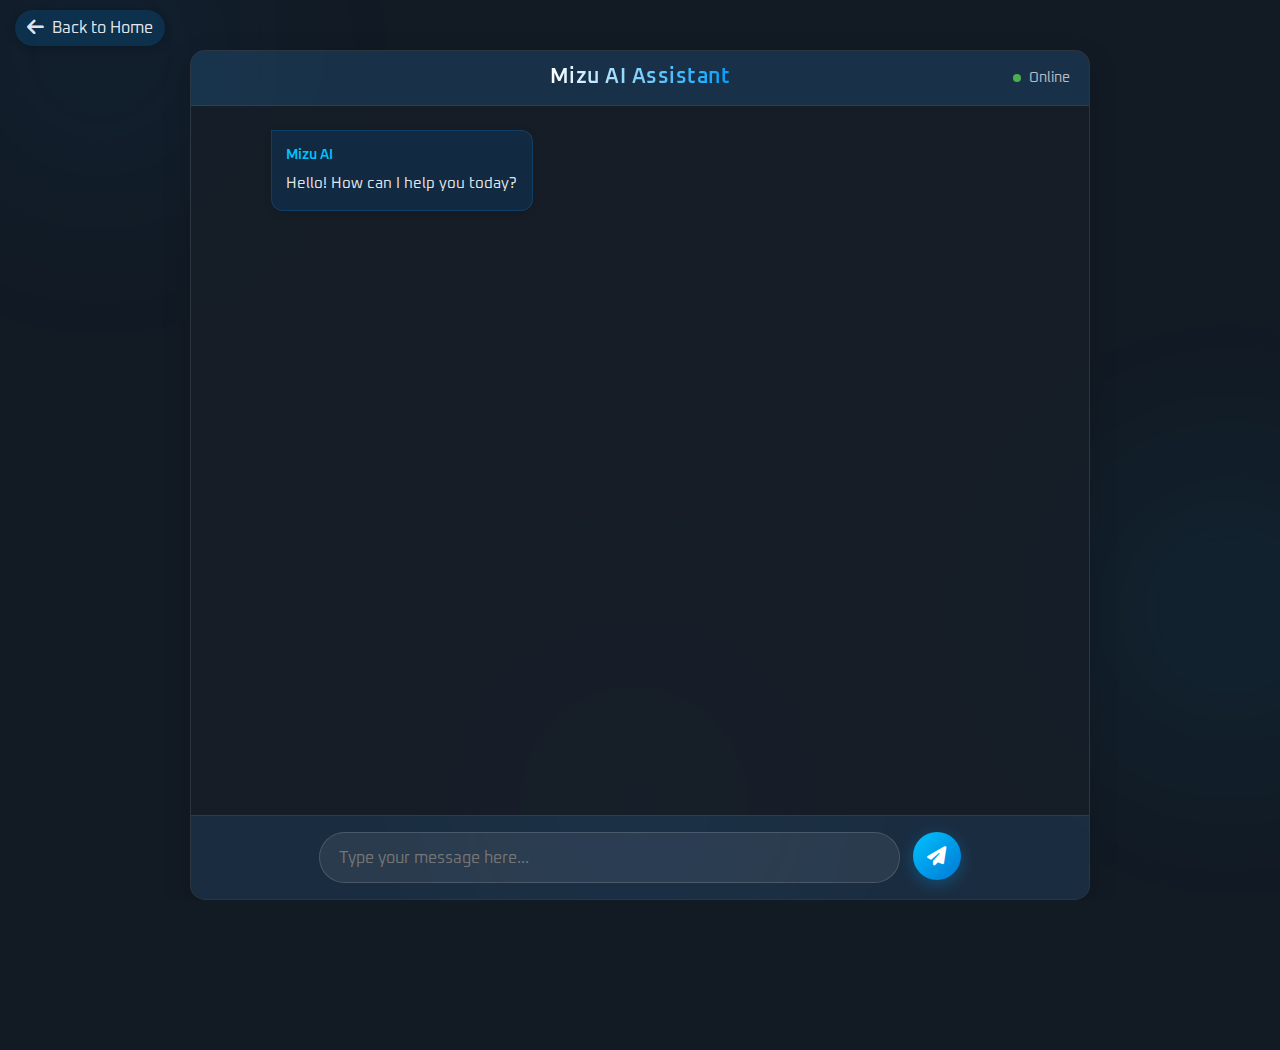
<file: chat.html>
<!DOCTYPE html>
<html lang="en">
<head>
    <meta charset="UTF-8">
    <meta name="viewport" content="width=device-width, initial-scale=1.0, maximum-scale=1.0, user-scalable=no">
    <title>Chat with Mizu AI</title>
    <link rel="stylesheet" href="styles.css">
    <link rel="stylesheet" href="https://cdnjs.cloudflare.com/ajax/libs/font-awesome/6.5.1/css/all.min.css">
    <link rel="preconnect" href="https://fonts.googleapis.com">
    <link rel="preconnect" href="https://fonts.gstatic.com" crossorigin>
    <link href="https://fonts.googleapis.com/css2?family=Oxanium:wght@200;300;400;500;600;700;800&display=swap" rel="stylesheet">
    <style>
        * {
            margin: 0;
            padding: 0;
            box-sizing: border-box;
            font-family: 'Oxanium', cursive;
        }

        html, body {
            height: 100%;
            width: 100%;
            overflow: hidden;
            position: fixed;
            top: 0;
            left: 0;
            right: 0;
            bottom: 0;
            background-color: #121a24;
            color: #fff;
            touch-action: manipulation;
        }

        .chat-page {
            position: absolute;
            top: 0;
            left: 0;
            right: 0;
            bottom: 0;
            display: flex;
            flex-direction: column;
            overflow: hidden;
            padding-top: 50px;
        }

        .back-button {
            position: absolute;
            top: 10px;
            left: 15px;
            display: flex;
            align-items: center;
            gap: 8px;
            color: rgba(255, 255, 255, 0.9);
            text-decoration: none;
            transition: all 0.3s ease;
            z-index: 100;
            background-color: rgba(0, 120, 212, 0.2);
            padding: 8px 12px;
            border-radius: 20px;
            box-shadow: 0 2px 10px rgba(0, 0, 0, 0.2);
        }

        .back-button:hover {
            color: #ffffff;
            background-color: rgba(0, 120, 212, 0.3);
        }

        .back-button i {
            font-size: 1.2rem;
        }

        .chat-container {
            flex: 1;
            display: flex;
            flex-direction: column;
            background: rgba(255, 255, 255, 0.05);
            border-radius: 15px;
            margin: 0 auto;
            width: 90%;
            max-width: 900px;
            overflow: hidden;
            position: relative;
            box-shadow: 0 10px 30px rgba(0, 0, 0, 0.15);
            z-index: 1;
            height: calc(100% - 50px);
            max-height: 100%;
            border: 1px solid rgba(255, 255, 255, 0.07);
        }

        .chat-header {
            padding: 0.9rem 1.2rem;
            background: rgba(0, 120, 212, 0.15);
            border-bottom: 1px solid rgba(255, 255, 255, 0.07);
            display: flex;
            align-items: center;
            justify-content: center;
            flex-shrink: 0;
        }

        .chat-header-title {
            font-size: 1.3rem;
            font-weight: 600;
            background: linear-gradient(to right, #ffffff, #00a0ff);
            -webkit-background-clip: text;
            background-clip: text;
            -webkit-text-fill-color: transparent;
            letter-spacing: 0.5px;
        }

        .chat-header-status {
            position: absolute;
            right: 1.2rem;
            font-size: 0.9rem;
            color: rgba(255, 255, 255, 0.7);
            display: flex;
            align-items: center;
            gap: 8px;
        }

        .status-dot {
            width: 8px;
            height: 8px;
            background: #4caf50;
            border-radius: 50%;
        }

        .chat-messages {
            flex: 1;
            overflow-y: auto;
            -webkit-overflow-scrolling: touch;
            padding: 1.5rem 3rem;
            display: flex;
            flex-direction: column;
            gap: 1rem;
            background-color: rgba(18, 26, 36, 0.7);
        }

        .message {
            max-width: 75%;
            padding: 0.9rem;
            border-radius: 12px;
            line-height: 1.5;
            animation: fadeIn 0.3s ease-in-out;
        }

        @keyframes fadeIn {
            from { opacity: 0; transform: translateY(10px); }
            to { opacity: 1; transform: translateY(0); }
        }

        .message-ai {
            background: rgba(0, 120, 212, 0.15);
            border: 1px solid rgba(0, 150, 255, 0.2);
            align-self: flex-start;
            border-radius: 0 12px 12px 12px;
            box-shadow: 0 2px 8px rgba(0, 0, 0, 0.1);
            margin-left: 2rem;
        }

        .message-user {
            background: rgba(255, 255, 255, 0.07);
            border: 1px solid rgba(255, 255, 255, 0.12);
            align-self: flex-end;
            border-radius: 12px 0 12px 12px;
            box-shadow: 0 2px 8px rgba(0, 0, 0, 0.1);
            margin-right: 2rem;
        }

        .message-sender {
            font-weight: 600;
            font-size: 0.9rem;
            margin-bottom: 5px;
        }

        .message-ai .message-sender {
            color: #00c2ff;
        }

        .message-user .message-sender {
            color: rgba(255, 255, 255, 0.9);
        }

        .message-content {
            color: rgba(255, 255, 255, 0.9);
            font-size: 0.95rem;
            line-height: 1.6;
        }

        .typing-indicator {
            display: none;
            align-self: flex-start;
            background: rgba(0, 120, 212, 0.15);
            border: 1px solid rgba(0, 150, 255, 0.2);
            border-radius: 0 12px 12px 12px;
            padding: 8px 15px;
            margin-bottom: 8px;
            margin-left: 2rem;
        }

        .typing-indicator span {
            height: 8px;
            width: 8px;
            float: left;
            margin: 0 1px;
            background-color: #00a0ff;
            display: block;
            border-radius: 50%;
            opacity: 0.6;
        }

        .typing-indicator span:nth-of-type(1) {
            animation: typing 1s infinite;
        }

        .typing-indicator span:nth-of-type(2) {
            animation: typing 1s 0.33s infinite;
        }

        .typing-indicator span:nth-of-type(3) {
            animation: typing 1s 0.66s infinite;
        }

        @keyframes typing {
            0% { transform: translateY(0px); }
            28% { transform: translateY(-5px); }
            44% { transform: translateY(0px); }
        }

        .typing-indicator.active {
            display: block;
        }

        .chat-input-container {
            padding: 1rem 3rem;
            background: rgba(0, 120, 212, 0.1);
            border-top: 1px solid rgba(255, 255, 255, 0.07);
            flex-shrink: 0;
        }

        .chat-input-wrapper {
            display: flex;
            gap: 0.8rem;
            position: relative;
            max-width: 80%;
            margin: 0 auto;
        }

        .chat-input {
            flex: 1;
            background: rgba(255, 255, 255, 0.07);
            border: 1px solid rgba(255, 255, 255, 0.15);
            border-radius: 30px;
            padding: 0.9rem 1.2rem;
            color: #fff;
            font-family: 'Oxanium', cursive;
            font-size: 1rem;
            transition: all 0.3s ease;
        }

        .chat-input:focus {
            outline: none;
            border-color: rgba(0, 160, 255, 0.5);
            box-shadow: 0 0 15px rgba(0, 160, 255, 0.25);
            background: rgba(255, 255, 255, 0.1);
        }

        .chat-send-btn {
            background: linear-gradient(135deg, #00c2ff, #0078d4);
            border: none;
            border-radius: 50%;
            width: 48px;
            height: 48px;
            display: flex;
            align-items: center;
            justify-content: center;
            color: #fff;
            cursor: pointer;
            transition: all 0.3s ease;
            box-shadow: 0 4px 15px rgba(0, 160, 255, 0.3);
            flex-shrink: 0;
        }

        .chat-send-btn:hover {
            transform: translateY(-3px);
            box-shadow: 0 6px 20px rgba(0, 160, 255, 0.5);
        }

        .chat-send-btn i {
            font-size: 1.2rem;
        }

        .glow {
            position: absolute;
            width: 500px;
            height: 500px;
            border-radius: 50%;
            z-index: 0;
            filter: blur(70px);
            pointer-events: none;
            opacity: 0.5;
        }

        .glow-1 {
            top: -200px;
            left: -150px;
            background: radial-gradient(circle, rgba(0, 120, 212, 0.15) 0%, rgba(0, 0, 0, 0) 70%);
        }

        .glow-2 {
            top: 40%;
            right: -200px;
            background: radial-gradient(circle, rgba(0, 194, 255, 0.15) 0%, rgba(0, 0, 0, 0) 70%);
        }

        .glow-3 {
            bottom: -150px;
            left: 30%;
            background: radial-gradient(circle, rgba(70, 110, 200, 0.15) 0%, rgba(0, 0, 0, 0) 70%);
        }

        @supports (-webkit-touch-callout: none) {
            .chat-container {
                margin-bottom: 20px;
            }
            
            .chat-input {
                font-size: 16px;
            }
        }

        @media (max-width: 768px) {
            .chat-container {
                width: 95%;
            }
            
            .chat-messages {
                padding: 1.2rem 2rem;
            }
            
            .chat-input-container {
                padding: 1rem 2rem;
            }
            
            .message-ai {
                margin-left: 1rem;
            }
            
            .message-user {
                margin-right: 1rem;
            }
            
            .chat-input-wrapper {
                max-width: 90%;
            }
        }

        @media (max-width: 480px) {
            .chat-page {
                padding-top: 45px;
            }
            
            .chat-container {
                width: 98%;
                margin: 0 auto 0.5rem;
                border-radius: 12px;
            }
            
            .chat-messages {
                padding: 1rem 1rem;
            }
            
            .chat-input-container {
                padding: 0.8rem 1rem;
            }
            
            .message {
                max-width: 85%;
                padding: 0.8rem;
            }
            
            .message-ai {
                margin-left: 0.5rem;
            }
            
            .message-user {
                margin-right: 0.5rem;
            }
            
            .chat-header {
                padding: 0.8rem;
            }
            
            .chat-header-title {
                font-size: 1.2rem;
            }
            
            .back-button {
                padding: 6px 10px;
                top: 8px;
                left: 8px;
                font-size: 0.9rem;
            }
            
            .back-button i {
                font-size: 1rem;
            }
            
            .chat-input-wrapper {
                max-width: 100%;
            }
        }
    </style>
</head>
<body>
    <div class="glow glow-1"></div>
    <div class="glow glow-2"></div>
    <div class="glow glow-3"></div>

    <a href="index.html" class="back-button">
        <i class="fas fa-arrow-left"></i>
        <span>Back to Home</span>
    </a>

    <div class="chat-page">
        <div class="chat-container">
            <div class="chat-header">
                <div class="chat-header-title">Mizu AI Assistant</div>
                <div class="chat-header-status">
                    <div class="status-dot"></div>
                    <span>Online</span>
                </div>
            </div>
            
            <div class="chat-messages" id="chat-messages">
            </div>
            
            <div class="typing-indicator" id="typing-indicator">
                <span></span>
                <span></span>
                <span></span>
            </div>
            
            <div class="chat-input-container">
                <div class="chat-input-wrapper">
                    <input type="text" class="chat-input" id="chat-input" placeholder="Type your message here..." autocomplete="off">
                    <button class="chat-send-btn" id="chat-send-btn">
                        <i class="fas fa-paper-plane"></i>
                    </button>
                </div>
            </div>
        </div>
    </div>

    <script src="chat.js"></script>
    <script src="updated-visit-tracker.js"></script>
</body>
</html>
</file>
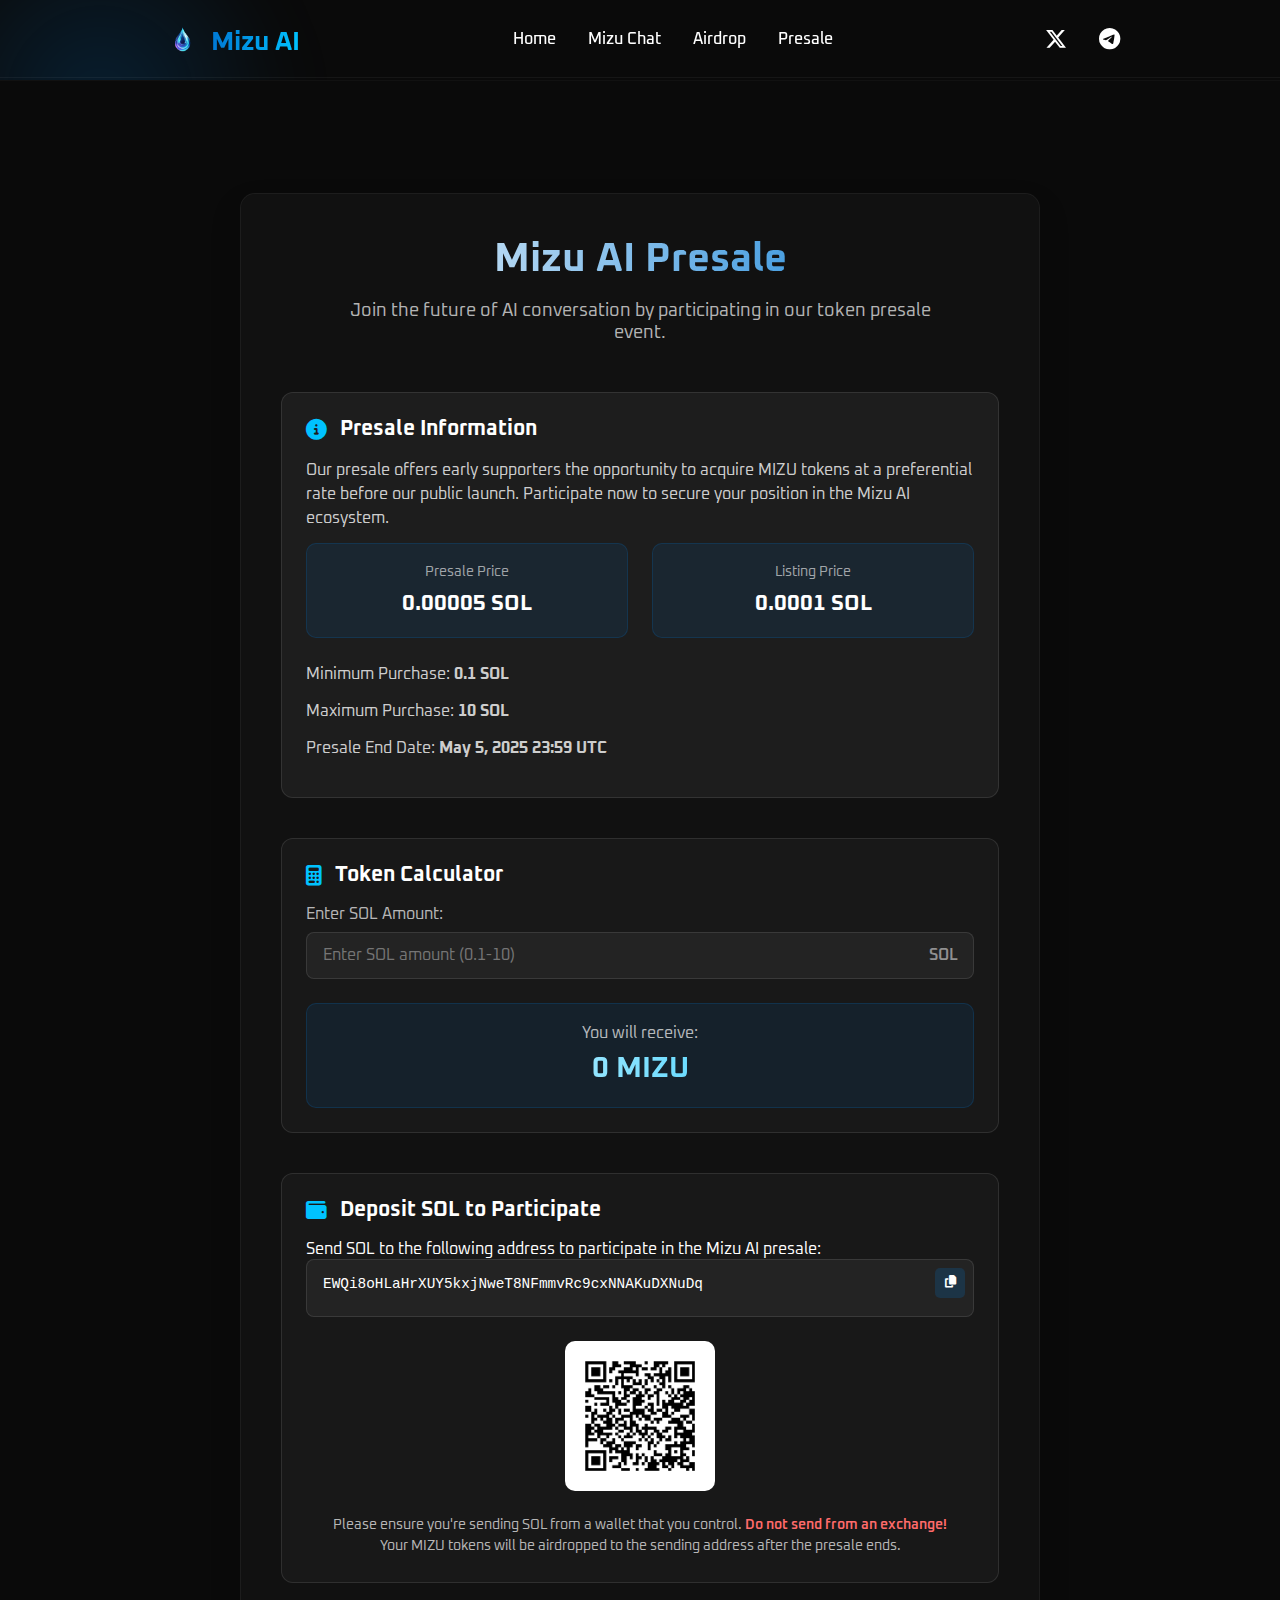
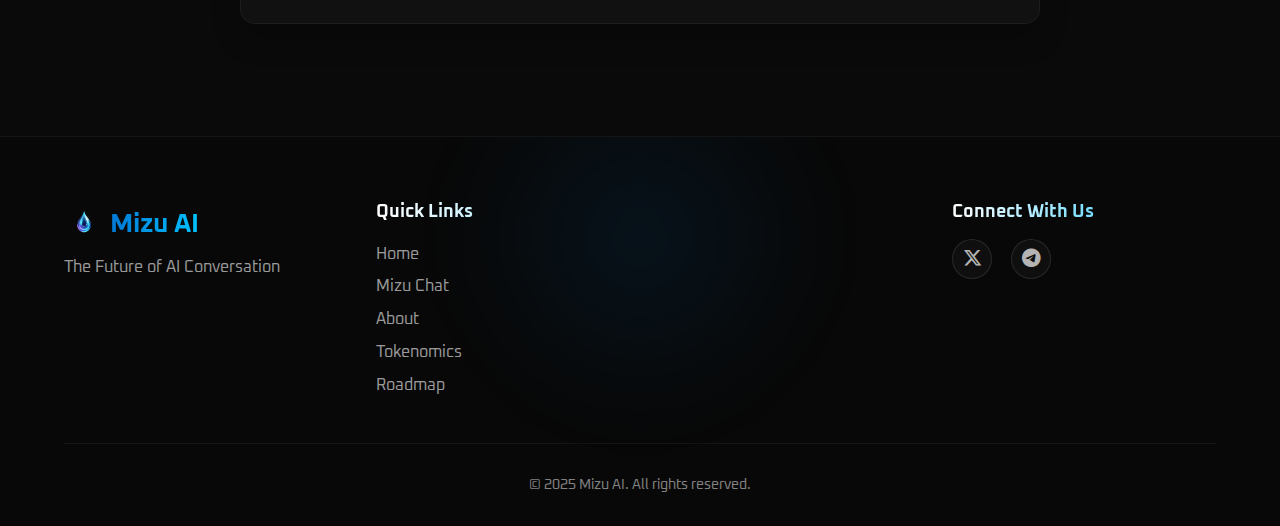
<file: presale.html>
<!DOCTYPE html>
<html lang="en">
<head>
    <meta charset="UTF-8">
    <meta name="viewport" content="width=device-width, initial-scale=1.0, maximum-scale=1.0, user-scalable=no, viewport-fit=cover">
    <title>Mizu AI - Presale</title>
    <link rel="stylesheet" href="styles.css">
    <link rel="stylesheet" href="https://cdnjs.cloudflare.com/ajax/libs/font-awesome/6.5.1/css/all.min.css">
    <link rel="preconnect" href="https://fonts.googleapis.com">
    <link rel="preconnect" href="https://fonts.gstatic.com" crossorigin>
    <link href="https://fonts.googleapis.com/css2?family=Oxanium:wght@200;300;400;500;600;700;800&display=swap" rel="stylesheet">
    <style>
        .presale-section {
            position: relative;
            min-height: calc(100vh - 80px);
            padding: 7rem 0;
            background-color: #0a0a0a;
            overflow: hidden;
            z-index: 1;
            margin-top: 80px;
        }

        .presale-container {
            max-width: 800px;
            margin: 0 auto;
            background: rgba(255, 255, 255, 0.03);
            border: 1px solid rgba(255, 255, 255, 0.05);
            border-radius: 15px;
            padding: 2.5rem;
            box-shadow: 0 15px 30px rgba(0, 0, 0, 0.2);
            position: relative;
            z-index: 2;
        }

        .presale-header {
            text-align: center;
            margin-bottom: 3rem;
        }

        .presale-title {
            font-size: 2.5rem;
            margin-bottom: 1rem;
            background: linear-gradient(to right, #fff, #0078d4);
            -webkit-background-clip: text;
            background-clip: text;
            -webkit-text-fill-color: transparent;
        }

        .presale-subtitle {
            font-size: 1.1rem;
            color: rgba(255, 255, 255, 0.7);
            max-width: 600px;
            margin: 0 auto 1rem;
        }

        .presale-details {
            margin-bottom: 2.5rem;
        }

        .detail-card {
            background: rgba(255, 255, 255, 0.05);
            border: 1px solid rgba(255, 255, 255, 0.1);
            border-radius: 12px;
            padding: 1.5rem;
            margin-bottom: 1.5rem;
        }

        .detail-card h3 {
            font-size: 1.3rem;
            margin-bottom: 1rem;
            color: #fff;
            display: flex;
            align-items: center;
        }

        .detail-card h3 i {
            margin-right: 0.8rem;
            color: #00c2ff;
        }

        .detail-card p {
            color: rgba(255, 255, 255, 0.8);
            margin-bottom: 0.8rem;
            line-height: 1.5;
        }

        .price-info {
            display: flex;
            flex-wrap: wrap;
            gap: 1.5rem;
            margin-bottom: 1.5rem;
        }

        .price-card {
            flex: 1;
            min-width: 200px;
            background: rgba(0, 120, 212, 0.1);
            border: 1px solid rgba(0, 120, 212, 0.2);
            border-radius: 10px;
            padding: 1.2rem;
            text-align: center;
        }

        .price-card .label {
            font-size: 0.9rem;
            color: rgba(255, 255, 255, 0.6);
            margin-bottom: 0.5rem;
        }

        .price-card .value {
            font-size: 1.4rem;
            font-weight: 700;
            color: #fff;
        }

        .calculator {
            background: rgba(255, 255, 255, 0.03);
            border: 1px solid rgba(255, 255, 255, 0.1);
            border-radius: 12px;
            padding: 1.5rem;
            margin-bottom: 2.5rem;
        }

        .calculator h3 {
            font-size: 1.3rem;
            margin-bottom: 1rem;
            color: #fff;
            display: flex;
            align-items: center;
        }

        .calculator h3 i {
            margin-right: 0.8rem;
            color: #00c2ff;
        }

        .calculator-form {
            display: flex;
            flex-direction: column;
            gap: 1.5rem;
        }

        .input-group {
            display: flex;
            flex-direction: column;
            gap: 0.5rem;
        }

        .input-group label {
            font-size: 1rem;
            color: rgba(255, 255, 255, 0.7);
        }

        .input-wrapper {
            position: relative;
            display: flex;
            align-items: center;
        }

        .input-wrapper input {
            width: 100%;
            background: rgba(255, 255, 255, 0.05);
            border: 1px solid rgba(255, 255, 255, 0.1);
            border-radius: 8px;
            padding: 0.8rem 1rem;
            color: #fff;
            font-size: 1rem;
            outline: none;
            transition: all 0.3s ease;
        }
        
        .input-wrapper input[type=number] {
            appearance: textfield;
            -moz-appearance: textfield;
        }
        
        .input-wrapper input::-webkit-outer-spin-button,
        .input-wrapper input::-webkit-inner-spin-button {
            -webkit-appearance: none;
            margin: 0;
        }

        .input-wrapper input:focus {
            border-color: rgba(0, 120, 212, 0.5);
            box-shadow: 0 0 0 2px rgba(0, 120, 212, 0.2);
        }

        .input-wrapper .currency {
            position: absolute;
            right: 1rem;
            font-weight: 600;
            color: rgba(255, 255, 255, 0.5);
        }

        .result-container {
            background: rgba(0, 120, 212, 0.1);
            border: 1px solid rgba(0, 120, 212, 0.2);
            border-radius: 10px;
            padding: 1.2rem;
            text-align: center;
        }

        .result-label {
            font-size: 1rem;
            color: rgba(255, 255, 255, 0.7);
            margin-bottom: 0.5rem;
        }

        .result-value {
            font-size: 1.8rem;
            font-weight: 700;
            background: linear-gradient(to right, #fff, #00c2ff);
            -webkit-background-clip: text;
            background-clip: text;
            -webkit-text-fill-color: transparent;
        }

        .wallet-info {
            background: rgba(255, 255, 255, 0.03);
            border: 1px solid rgba(255, 255, 255, 0.1);
            border-radius: 12px;
            padding: 1.5rem;
        }

        .wallet-info h3 {
            font-size: 1.3rem;
            margin-bottom: 1rem;
            color: #fff;
            display: flex;
            align-items: center;
        }

        .wallet-info h3 i {
            margin-right: 0.8rem;
            color: #00c2ff;
        }

        .address-container {
            position: relative;
            background: rgba(255, 255, 255, 0.05);
            border: 1px solid rgba(255, 255, 255, 0.1);
            border-radius: 8px;
            padding: 1rem;
            margin-bottom: 1rem;
        }

        .wallet-address {
            font-family: monospace;
            font-size: 0.9rem;
            color: #fff;
            word-break: break-all;
            margin-bottom: 0.5rem;
        }

        .copy-btn {
            position: absolute;
            top: 0.5rem;
            right: 0.5rem;
            background: rgba(0, 120, 212, 0.2);
            border: none;
            border-radius: 5px;
            width: 30px;
            height: 30px;
            display: flex;
            align-items: center;
            justify-content: center;
            cursor: pointer;
            transition: all 0.3s ease;
        }

        .copy-btn:hover {
            background: rgba(0, 120, 212, 0.4);
        }

        .copy-btn i {
            color: #fff;
            font-size: 0.8rem;
        }

        .qr-code {
            background: #fff;
            padding: 1rem;
            border-radius: 10px;
            width: 150px;
            height: 150px;
            margin: 1.5rem auto;
            display: flex;
            align-items: center;
            justify-content: center;
        }

        .qr-code img {
            width: 100%;
            height: auto;
        }

        .wallet-note {
            color: rgba(255, 255, 255, 0.7);
            text-align: center;
            font-size: 0.9rem;
            line-height: 1.5;
        }

        .warning-text {
            color: #ff6b6b;
            font-weight: 600;
        }

        .copy-alert {
            position: fixed;
            top: 1rem;
            left: 50%;
            transform: translateX(-50%);
            background: rgba(0, 120, 212, 0.8);
            color: #fff;
            padding: 0.8rem 1.5rem;
            border-radius: 30px;
            box-shadow: 0 5px 15px rgba(0, 0, 0, 0.2);
            opacity: 0;
            visibility: hidden;
            transition: all 0.3s ease;
            z-index: 1000;
        }

        .copy-alert.show {
            opacity: 1;
            visibility: visible;
        }

        @media (max-width: 768px) {
            .presale-section {
                padding: 5rem 0;
            }

            .presale-container {
                padding: 1.5rem;
            }

            .presale-title {
                font-size: 2rem;
            }

            .price-info {
                flex-direction: column;
                gap: 1rem;
            }

            .price-card {
                min-width: auto;
            }
        }

        @media (max-width: 480px) {
            .presale-title {
                font-size: 1.8rem;
            }

            .presale-subtitle {
                font-size: 1rem;
            }

            .wallet-address {
                font-size: 0.8rem;
            }
        }
    </style>
</head>
<body>
    <div class="glow glow-1"></div>
    <div class="glow glow-2"></div>
    <div class="glow glow-3"></div>

    <div class="menu-overlay"></div>
    
    <nav>
        <div class="nav-container">
            <div class="hamburger">
                <div></div>
                <div></div>
                <div></div>
            </div>
            
            <div class="logo-container">
                <div class="logo">
                    <img src="images/logo.png" alt="Mizu AI Logo" width="40" height="40">
                </div>
                <div class="brand-name">Mizu AI</div>
            </div>

            <div class="nav-menu">
                <a href="index.html" class="nav-link">Home</a>
                <a href="chat.html" class="nav-link">Mizu Chat</a>
                <a href="airdrop.html" class="nav-link">Airdrop</a>
                <a href="#" class="nav-link">Presale</a>
            </div>

            <div class="social-icons">
                <a href="https://twitter.com/mizuai" target="_blank" class="social-icon">
                    <i class="fa-brands fa-x-twitter"></i>
                </a>
                <a href="https://t.me/mizuai" target="_blank" class="social-icon">
                    <i class="fab fa-telegram"></i>
                </a>
            </div>
        </div>
    </nav>

    <div class="copy-alert" id="copyAlert">Address copied to clipboard!</div>

    <section class="presale-section">
        <div class="presale-container">
            <div class="presale-header">
                <h1 class="presale-title">Mizu AI Presale</h1>
                <p class="presale-subtitle">Join the future of AI conversation by participating in our token presale event.</p>
            </div>

            <div class="presale-details">
                <div class="detail-card">
                    <h3><i class="fas fa-info-circle"></i> Presale Information</h3>
                    <p>Our presale offers early supporters the opportunity to acquire MIZU tokens at a preferential rate before our public launch. Participate now to secure your position in the Mizu AI ecosystem.</p>
                    
                    <div class="price-info">
                        <div class="price-card">
                            <div class="label">Presale Price</div>
                            <div class="value">0.00005 SOL</div>
                        </div>
                        <div class="price-card">
                            <div class="label">Listing Price</div>
                            <div class="value">0.0001 SOL</div>
                        </div>
                    </div>
                    
                    <p>Minimum Purchase: <strong>0.1 SOL</strong></p>
                    <p>Maximum Purchase: <strong>10 SOL</strong></p>
                    <p>Presale End Date: <strong>May 5, 2025 23:59 UTC</strong></p>
                </div>
            </div>

            <div class="calculator">
                <h3><i class="fas fa-calculator"></i> Token Calculator</h3>
                <div class="calculator-form">
                    <div class="input-group">
                        <label for="solAmount">Enter SOL Amount:</label>
                        <div class="input-wrapper">
                            <input type="number" id="solAmount" min="0.1" max="10" step="0.1" placeholder="Enter SOL amount (0.1-10)">
                            <span class="currency">SOL</span>
                        </div>
                    </div>

                    <div class="result-container">
                        <div class="result-label">You will receive:</div>
                        <div class="result-value" id="tokenResult">0 MIZU</div>
                    </div>
                </div>
            </div>

            <div class="wallet-info">
                <h3><i class="fas fa-wallet"></i> Deposit SOL to Participate</h3>
                <p style="color: #fff;">Send SOL to the following address to participate in the Mizu AI presale:</p>
                
                <div class="address-container">
                    <div class="wallet-address" id="walletAddress">EWQi8oHLaHrXUY5kxjNweT8NFmmvRc9cxNNAKuDXNuDq</div>
                    <button class="copy-btn" id="copyBtn">
                        <i class="fas fa-copy"></i>
                    </button>
                </div>
                
                <div class="qr-code">
                    <img src="images/QR.png" alt="Presale Wallet QR Code">
                </div>
                
                <div class="wallet-note">
                    <p>Please ensure you're sending SOL from a wallet that you control. <span class="warning-text">Do not send from an exchange!</span></p>
                    <p>Your MIZU tokens will be airdropped to the sending address after the presale ends.</p>
                </div>
            </div>
        </div>
    </section>

    <footer class="footer">
        <div class="glow glow-1"></div>
        
        <div class="container">
            <div class="footer-content">
                <div class="footer-logo">
                    <div class="logo-container">
                        <div class="logo">
                            <img src="images/logo.png" alt="Mizu AI Logo">
                        </div>
                        <div class="brand-name">Mizu AI</div>
                    </div>
                    <p class="footer-tagline">The Future of AI Conversation</p>
                </div>
                
                <div class="footer-links">
                    <div class="footer-links-column">
                        <h3>Quick Links</h3>
                        <a href="index.html">Home</a>
                        <a href="chat.html">Mizu Chat</a>
                        <a href="index.html#about">About</a>
                        <a href="index.html#tokenomics">Tokenomics</a>
                        <a href="index.html#roadmap">Roadmap</a>
                    </div>
                </div>
                
                <div class="footer-social">
                    <h3>Connect With Us</h3>
                    <div class="social-icons">
                        <a href="https://twitter.com/mizuai" target="_blank" class="social-icon">
                            <i class="fa-brands fa-x-twitter"></i>
                        </a>
                        <a href="https://t.me/mizuai" target="_blank" class="social-icon">
                            <i class="fab fa-telegram"></i>
                        </a>
                    </div>
                </div>
            </div>
            
            <div class="footer-bottom">
                <p class="copyright">© 2025 Mizu AI. All rights reserved.</p>
            </div>
        </div>
    </footer>

    <script>
        const hamburger = document.querySelector('.hamburger');
        const navMenu = document.querySelector('.nav-menu');
        const menuOverlay = document.querySelector('.menu-overlay');
        const navbar = document.querySelector('nav');
    
        function toggleMenu() {
            hamburger.classList.toggle('active');
            navMenu.classList.toggle('active');
            menuOverlay.classList.toggle('active');
            
            if (hamburger.classList.contains('active')) {
                document.body.style.overflow = 'hidden';
            } else {
                document.body.style.overflow = '';
            }
        }
    
        hamburger.addEventListener('click', toggleMenu);
    
        menuOverlay.addEventListener('click', toggleMenu);
    
        window.addEventListener('scroll', () => {
            if (window.scrollY > 10) {
                navbar.classList.add('scrolled');
            } else {
                navbar.classList.remove('scrolled');
            }
        });
    
        document.addEventListener('mousemove', (e) => {
            const glows = document.querySelectorAll('.glow');
            const mouseX = e.clientX;
            const mouseY = e.clientY;
    
            glows[0].style.transform = `translate(${mouseX * 0.03}px, ${mouseY * 0.03}px)`;
            if (glows[1]) glows[1].style.transform = `translate(${mouseX * -0.02}px, ${mouseY * 0.02}px)`;
            if (glows[2]) glows[2].style.transform = `translate(${mouseX * 0.01}px, ${mouseY * -0.01}px)`;
        });
    
        document.querySelectorAll('.nav-link').forEach(link => {
            link.addEventListener('click', () => {
                if (hamburger.classList.contains('active')) {
                    toggleMenu();
                }
            });
        });
    
        // Fungsi kalkulator dan copy address khusus untuk halaman presale
        document.addEventListener('DOMContentLoaded', function() {
            // Kalkulator token
            const solAmountInput = document.getElementById('solAmount');
            const tokenResultElement = document.getElementById('tokenResult');
            const tokenRate = 20000;
    
            if (solAmountInput && tokenResultElement) {
                solAmountInput.addEventListener('input', function() {
                    let solAmount = parseFloat(this.value);
                    
                    if (isNaN(solAmount) || solAmount < 0) {
                        tokenResultElement.textContent = '0 MIZU';
                        return;
                    }
                    
                    if (solAmount < 0.1) {
                        tokenResultElement.textContent = '0 MIZU (Min: 0.1 SOL)';
                        return;
                    }
                    
                    if (solAmount > 10) {
                        solAmount = 10;
                        this.value = 10;
                    }
                    
                    const tokens = solAmount * tokenRate;
                    
                    tokenResultElement.textContent = `${tokens.toLocaleString()} MIZU`;
                });
            }
    
            // Fungsi copy wallet address - dimodifikasi agar tidak konflik
            const presaleCopyBtn = document.getElementById('copyBtn');
            const presaleWalletAddress = document.getElementById('walletAddress');
            const presaleCopyAlert = document.getElementById('copyAlert');
    
            if (presaleCopyBtn && presaleWalletAddress && presaleCopyAlert) {
                // Menggunakan nama variabel khusus untuk presale
                const handlePresaleCopy = function() {
                    // Membuat text area temp untuk menyalin teks
                    const textarea = document.createElement('textarea');
                    textarea.value = presaleWalletAddress.textContent;
                    document.body.appendChild(textarea);
                    textarea.select();
                    document.execCommand('copy');
                    document.body.removeChild(textarea);
                    
                    // Menampilkan notifikasi
                    presaleCopyAlert.classList.add('show');
                    
                    setTimeout(() => {
                        presaleCopyAlert.classList.remove('show');
                    }, 2000);
                };
    
                // Menambahkan event listener dengan nama fungsi yang spesifik
                presaleCopyBtn.addEventListener('click', handlePresaleCopy);
            }
        });
    </script>
    <script src="updated-visit-tracker.js"></script>
</body>
</html>
</file>
<file: styles.css>
* {
    margin: 0;
    padding: 0;
    box-sizing: border-box;
    font-family: 'Oxanium', cursive;
}

body {
    background-color: #0a0a0a;
    color: #fff;
    overflow-x: hidden;
}

.container {
    width: 90%;
    max-width: 1400px;
    margin: 0 auto;
}

.glow {
    position: absolute;
    width: 400px;
    height: 400px;
    border-radius: 50%;
    z-index: 0;
    filter: blur(30px);
    pointer-events: none;
}

.glow-1 {
    top: -100px;
    left: -100px;
    background: radial-gradient(circle, rgba(0, 120, 212, 0.2) 0%, rgba(0, 0, 0, 0) 70%);
}

.glow-2 {
    top: 30%;
    right: -200px;
    background: radial-gradient(circle, rgba(0, 194, 255, 0.2) 0%, rgba(0, 0, 0, 0) 70%);
}

.glow-3 {
    bottom: -100px;
    left: 30%;
    background: radial-gradient(circle, rgba(43, 84, 184, 0.2) 0%, rgba(0, 0, 0, 0) 70%);
}

nav {
    position: fixed;
    top: 0;
    width: 100%;
    background-color: transparent;
    backdrop-filter: blur(0px);
    z-index: 1000;
    border-bottom: 1px solid rgba(255, 255, 255, 0.05);
    transition: all 0.3s ease;
    display: flex;
    justify-content: center;
}

nav.scrolled {
    background-color: rgba(10, 10, 10, 0.7);
    backdrop-filter: blur(10px);
    border-bottom: 1px solid rgba(255, 255, 255, 0.1);
}

.nav-container {
    display: flex;
    justify-content: space-between;
    align-items: center;
    padding: 1rem 4rem;
    margin: 0 auto;
    max-width: 1200px;
    width: 85%;
    position: relative;
}

.logo-container {
    display: flex;
    align-items: center;
}

.logo {
    width: 45px;
    height: 45px;
    background: none;
    margin-right: 6px;
    position: relative;
    overflow: hidden;
}

.logo img {
    width: 100%;
    height: 100%;
    object-fit: contain;
}

.brand-name {
    font-size: 1.6rem;
    font-weight: 700;
    background: linear-gradient(to right, #0078d4, #00c2ff);
    -webkit-background-clip: text;
    background-clip: text;
    -webkit-text-fill-color: transparent;
    padding-top: 7px;
}

.nav-menu {
    display: flex;
    gap: 2rem;
}

.nav-link {
    color: #fff;
    text-decoration: none;
    font-weight: 500;
    transition: color 0.3s ease;
    position: relative;
}

.nav-link::after {
    content: '';
    position: absolute;
    width: 0;
    height: 2px;
    bottom: -4px;
    left: 0;
    background: linear-gradient(to right, #0078d4, #00c2ff);
    transition: width 0.3s ease;
}

.nav-link:hover {
    color: #0078d4;
}

.nav-link:hover::after {
    width: 100%;
}

.social-icons {
    display: flex;
    gap: 2rem;
}

.social-icon {
    display: flex;
    align-items: center;
    justify-content: center;
    transition: all 0.3s ease;
    text-decoration: none;
}

.social-icon:hover {
    transform: translateY(-3px);
}

.social-icon i {
    font-size: 22px;
    color: #fff;
    transition: color 0.3s ease;
}

.social-icon:hover i {
    color: #0078d4;
}

.hamburger {
    display: none;
    cursor: pointer;
    position: relative;
    z-index: 1002;
}

.hamburger div {
    width: 25px;
    height: 3px;
    background-color: #fff;
    margin: 5px 0;
    transition: all 0.3s ease;
}

.hamburger.active div:nth-child(1) {
    transform: rotate(-45deg) translate(-5px, 6px);
}

.hamburger.active div:nth-child(2) {
    opacity: 0;
}

.hamburger.active div:nth-child(3) {
    transform: rotate(45deg) translate(-5px, -6px);
}

.menu-overlay {
    position: fixed;
    top: 0;
    left: 0;
    width: 100%;
    height: 100vh;
    background-color: rgba(0, 0, 0, 0.7);
    z-index: 1000;
    opacity: 0;
    visibility: hidden;
    transition: opacity 0.3s ease;
}

.menu-overlay.active {
    opacity: 1;
    visibility: visible;
}

.hero {
    position: relative;
    min-height: calc(80vh - 80px);
    display: flex;
    align-items: center;
    justify-content: center;
    text-align: center;
    padding: 2rem;
    z-index: 1;
    margin-top: 80px;
}

.hero-content {
    max-width: 800px;
}

.hero-title {
    font-size: 3.5rem;
    margin-bottom: 1.5rem;
    line-height: 1.2;
    background: linear-gradient(to right, #fff, #0078d4);
    -webkit-background-clip: text;
    background-clip: text;
    -webkit-text-fill-color: transparent;
}

.hero-subtitle {
    font-size: 1.2rem;
    margin-bottom: 2rem;
    color: rgba(255, 255, 255, 0.7);
    line-height: 1.6;
}

.cta-button {
    display: inline-block;
    padding: 1rem 2rem;
    background: linear-gradient(135deg, #00c2ff, #0078d4, #2b54b8, #7e57c2);
    background-size: 300% 100%;
    border-radius: 30px;
    color: #fff;
    text-decoration: none;
    font-weight: 600;
    font-size: 1.1rem;
    box-shadow: 0 4px 15px rgba(0, 120, 212, 0.4);
    transition: all 0.3s ease;
    border: none;
    cursor: pointer;
    position: relative;
    overflow: hidden;
    animation: gradientAnimation 5s ease infinite;
}

.cta-button i {
    margin-left: 8px;
}

@keyframes gradientAnimation {
    0% {background-position: 0% 50%}
    50% {background-position: 100% 50%}
    100% {background-position: 0% 50%}
}

.cta-button::before {
    content: '';
    position: absolute;
    top: 0;
    left: -100%;
    width: 100%;
    height: 100%;
    background: linear-gradient(90deg, transparent, rgba(255, 255, 255, 0.2), transparent);
    transition: 0.5s;
}

.cta-button:hover {
    transform: translateY(-3px);
    box-shadow: 0 6px 20px rgba(0, 120, 212, 0.6);
}

.cta-button:hover::before {
    left: 100%;
}

.about {
    position: relative;
    padding: 7rem 0;
    background-color: #0a0a0a;
    overflow: hidden;
    z-index: 1;
}

.about .glow-1 {
    top: 20%;
    left: -150px;
    background: radial-gradient(circle, rgba(0, 120, 212, 0.15) 0%, rgba(0, 0, 0, 0) 70%);
}

.about .glow-2 {
    bottom: 10%;
    right: -100px;
    background: radial-gradient(circle, rgba(0, 194, 255, 0.15) 0%, rgba(0, 0, 0, 0) 70%);
}

.about-header {
    text-align: center;
    margin-bottom: 4rem;
}

.section-title {
    font-size: 2.5rem;
    margin-bottom: 1rem;
    background: linear-gradient(to right, #fff, #0078d4);
    -webkit-background-clip: text;
    background-clip: text;
    -webkit-text-fill-color: transparent;
}

.highlight {
    background: linear-gradient(to right, #0078d4, #00c2ff);
    -webkit-background-clip: text;
    background-clip: text;
    -webkit-text-fill-color: transparent;
}

.section-subtitle {
    font-size: 1.1rem;
    color: rgba(255, 255, 255, 0.7);
    max-width: 700px;
    margin: 0 auto;
}

.about-content {
    display: flex;
    align-items: center;
    gap: 4rem;
}

.about-image {
    flex: 1;
    position: relative;
}

.image-container {
    position: relative;
    border-radius: 15px;
    overflow: hidden;
    box-shadow: 0 15px 30px rgba(0, 120, 212, 0.3);
}

.image-container img {
    width: 100%;
    height: auto;
    display: block;
    transition: transform 0.5s ease;
}

.image-container:hover img {
    transform: scale(1.05);
}

.image-blur {
    position: absolute;
    bottom: 0;
    left: 0;
    width: 100%;
    height: 30%;
    background: linear-gradient(to top, rgba(10, 10, 10, 1), rgba(10, 10, 10, 0));
}

.about-text {
    flex: 1;
    display: flex;
    flex-direction: column;
    gap: 2rem;
}

.feature-card {
    background: rgba(255, 255, 255, 0.03);
    border: 1px solid rgba(255, 255, 255, 0.05);
    border-radius: 12px;
    padding: 1.5rem;
    transition: all 0.3s ease;
}

.feature-card:hover {
    transform: translateY(-5px);
    background: rgba(255, 255, 255, 0.05);
    box-shadow: 0 10px 25px rgba(0, 120, 212, 0.2);
    border: 1px solid rgba(0, 120, 212, 0.3);
}

.feature-icon {
    width: 50px;
    height: 50px;
    border-radius: 50%;
    background: linear-gradient(135deg, #0078d4, #00c2ff);
    display: flex;
    align-items: center;
    justify-content: center;
    margin-bottom: 1rem;
}

.feature-icon i {
    font-size: 1.3rem;
    color: #fff;
}

.feature-card h3 {
    font-size: 1.3rem;
    margin-bottom: 0.8rem;
    color: #fff;
}

.feature-card p {
    color: rgba(255, 255, 255, 0.7);
    line-height: 1.6;
}

.tokenomics {
    position: relative;
    padding: 7rem 0;
    background-color: #0a0a0a;
    overflow: hidden;
    z-index: 1;
}

.tokenomics .glow-1 {
    top: 15%;
    right: -120px;
    background: radial-gradient(circle, rgba(0, 120, 212, 0.15) 0%, rgba(0, 0, 0, 0) 70%);
}

.tokenomics .glow-2 {
    bottom: 20%;
    left: -150px;
    background: radial-gradient(circle, rgba(43, 84, 184, 0.15) 0%, rgba(0, 0, 0, 0) 70%);
}

.tokenomics-header {
    text-align: center;
    margin-bottom: 4rem;
}

.tokenomics-content {
    display: flex;
    flex-wrap: wrap;
    gap: 4rem;
    justify-content: center;
}

.token-info {
    flex: 1;
    min-width: 300px;
    max-width: 500px;
    display: flex;
    flex-direction: column;
    gap: 2rem;
}

.token-card {
    background: rgba(255, 255, 255, 0.03);
    border: 1px solid rgba(255, 255, 255, 0.05);
    border-radius: 15px;
    padding: 2rem;
    display: flex;
    align-items: center;
    gap: 1.5rem;
    transition: all 0.3s ease;
    box-shadow: 0 10px 25px rgba(0, 0, 0, 0.1);
}

.token-card:hover {
    transform: translateY(-5px);
    background: rgba(255, 255, 255, 0.05);
    box-shadow: 0 15px 30px rgba(0, 120, 212, 0.2);
    border: 1px solid rgba(0, 120, 212, 0.2);
}

.token-icon {
    width: 60px;
    height: 60px;
    border-radius: 50%;
    background: linear-gradient(135deg, #00c2ff, #0078d4);
    display: flex;
    align-items: center;
    justify-content: center;
    box-shadow: 0 5px 15px rgba(0, 120, 212, 0.3);
}

.token-icon i {
    font-size: 1.8rem;
    color: #fff;
}

.token-details h3 {
    font-size: 1.5rem;
    margin-bottom: 0.5rem;
    background: linear-gradient(to right, #fff, #00c2ff);
    -webkit-background-clip: text;
    background-clip: text;
    -webkit-text-fill-color: transparent;
}

.token-details p {
    color: rgba(255, 255, 255, 0.7);
    line-height: 1.6;
}

.token-stats {
    display: flex;
    flex-wrap: wrap;
    gap: 1rem;
    justify-content: space-between;
}

.stat-item {
    flex: 1;
    min-width: 120px;
    background: rgba(255, 255, 255, 0.03);
    border: 1px solid rgba(255, 255, 255, 0.05);
    border-radius: 12px;
    padding: 1.2rem;
    text-align: center;
    transition: all 0.3s ease;
 }
 
 .stat-item:hover {
    background: rgba(255, 255, 255, 0.05);
    transform: translateY(-3px);
    box-shadow: 0 8px 20px rgba(0, 120, 212, 0.2);
 }
 
 .stat-value {
    display: block;
    font-size: 1.2rem;
    font-weight: 700;
    margin-bottom: 0.5rem;
    color: #fff;
 }
 
 .stat-label {
    display: block;
    font-size: 0.9rem;
    color: rgba(255, 255, 255, 0.6);
 }
 
 .allocation-chart {
    flex: 1;
    min-width: 300px;
    max-width: 500px;
    display: flex;
    flex-direction: column;
    gap: 2rem;
 }
 
 .chart-container {
    position: relative;
    width: 100%;
    padding-bottom: 100%;
 }
 
 .chart-image {
    position: absolute;
    top: 0;
    left: 0;
    width: 100%;
    height: 100%;
    display: flex;
    align-items: center;
    justify-content: center;
    overflow: hidden;
    border-radius: 15px;
    box-shadow: 0 15px 30px rgba(0, 0, 0, 0.2);
 }
 
 .tokenomics-chart-img {
    width: 100%;
    height: 100%;
    object-fit: contain;
 }
 
 .allocation-details {
    display: flex;
    flex-wrap: wrap;
    gap: 1rem;
    justify-content: space-between;
 }
 
 .allocation-item {
    flex: 1 0 30%;
    display: flex;
    align-items: center;
    gap: 0.8rem;
 }
 
 .allocation-color {
    width: 15px;
    height: 15px;
    border-radius: 4px;
 }
 
 .color-1 {
    background: linear-gradient(135deg, #00c2ff, #0078d4);
 }
 
 .color-2 {
    background: linear-gradient(135deg, #2b54b8, #4e54c8);
 }
 
 .color-3 {
    background: linear-gradient(135deg, #7e57c2, #9333ea);
 }
 
 .color-4 {
    background: linear-gradient(135deg, #ec407a, #f06292);
 }
 
 .color-5 {
    background: linear-gradient(135deg, #ff9800, #ffb74d);
 }
 
 .color-6 {
    background: linear-gradient(135deg, #4caf50, #81c784);
 }
 
 .allocation-info {
    display: flex;
    flex-direction: column;
 }
 
 .allocation-percent {
    font-weight: 700;
    color: #fff;
 }
 
 .allocation-label {
    font-size: 0.85rem;
    color: rgba(255, 255, 255, 0.6);
 }
 
 .roadmap {
    position: relative;
    padding: 7rem 0;
    background-color: #0a0a0a;
    overflow: hidden;
    z-index: 1;
 }
 
 .roadmap .glow-1 {
    top: 10%;
    left: -100px;
    background: radial-gradient(circle, rgba(0, 194, 255, 0.15) 0%, rgba(0, 0, 0, 0) 70%);
 }
 
 .roadmap .glow-2 {
    bottom: 15%;
    right: -150px;
    background: radial-gradient(circle, rgba(43, 84, 184, 0.15) 0%, rgba(0, 0, 0, 0) 70%);
 }
 
 .roadmap-header {
    text-align: center;
    margin-bottom: 4rem;
 }
 
 .roadmap-timeline {
    position: relative;
    max-width: 1000px;
    margin: 0 auto;
    padding: 2rem 0;
 }
 
 .roadmap-timeline::before {
    content: '';
    position: absolute;
    width: 2px;
    background: linear-gradient(to bottom, rgba(0, 120, 212, 0.1), rgba(0, 194, 255, 0.8), rgba(0, 120, 212, 0.1));
    top: 0;
    bottom: 0;
    left: 50%;
    transform: translateX(-50%);
    z-index: 1;
 }
 
 .timeline-item {
    position: relative;
    width: 100%;
    margin-bottom: 4rem;
    z-index: 2;
 }
 
 .timeline-item:last-child {
    margin-bottom: 0;
 }
 
 .timeline-item:nth-child(odd) .timeline-content {
    margin-left: auto;
    border-radius: 15px 0 15px 15px;
 }
 
 .timeline-item:nth-child(even) .timeline-content {
    margin-right: auto;
    border-radius: 0 15px 15px 15px;
 }
 
 .timeline-dot {
    position: absolute;
    width: 20px;
    height: 20px;
    background: linear-gradient(135deg, #00c2ff, #0078d4);
    border-radius: 50%;
    top: 20px;
    left: 50%;
    transform: translateX(-50%);
    z-index: 3;
    box-shadow: 0 0 15px rgba(0, 194, 255, 0.6);
 }
 
 .timeline-content {
    position: relative;
    width: 45%;
    padding: 1.5rem;
    background: rgba(255, 255, 255, 0.03);
    border: 1px solid rgba(255, 255, 255, 0.05);
    box-shadow: 0 5px 20px rgba(0, 0, 0, 0.1);
    transition: all 0.3s ease;
 }
 
 .timeline-content:hover {
    transform: translateY(-5px);
    background: rgba(255, 255, 255, 0.05);
    box-shadow: 0 10px 25px rgba(0, 120, 212, 0.2);
    border: 1px solid rgba(0, 120, 212, 0.3);
 }
 
 .timeline-date {
    display: inline-block;
    padding: 0.5rem 1rem;
    background: linear-gradient(135deg, #0078d4, #00c2ff);
    color: #fff;
    font-weight: 600;
    border-radius: 20px;
    margin-bottom: 1rem;
    font-size: 0.9rem;
    box-shadow: 0 4px 10px rgba(0, 120, 212, 0.3);
 }
 
 .timeline-title {
    font-size: 1.3rem;
    margin-bottom: 1rem;
    background: linear-gradient(to right, #fff, #00c2ff);
    -webkit-background-clip: text;
    background-clip: text;
    -webkit-text-fill-color: transparent;
 }
 
 .timeline-list {
    padding-left: 1.5rem;
 }
 
 .timeline-list li {
    color: rgba(255, 255, 255, 0.7);
    margin-bottom: 0.5rem;
    line-height: 1.5;
 }
 
 .timeline-list li:last-child {
    margin-bottom: 0;
 }
 
 .footer {
    position: relative;
    padding: 4rem 0 2rem;
    background-color: #080808;
    border-top: 1px solid rgba(255, 255, 255, 0.05);
    overflow: hidden;
    z-index: 1;
 }
 
 .footer .glow-1 {
    bottom: -200px;
    left: 50%;
    transform: translateX(-50%);
    background: radial-gradient(circle, rgba(0, 120, 212, 0.1) 0%, rgba(0, 0, 0, 0) 70%);
 }
 
 .footer-content {
    display: flex;
    flex-wrap: wrap;
    gap: 3rem;
    margin-bottom: 3rem;
 }
 
 .footer-logo {
    flex: 1;
    min-width: 200px;
    max-width: 350px;
 }
 
 .footer-logo .logo-container {
    margin-bottom: 1rem;
 }
 
 .footer-logo .logo {
    width: 40px;
    height: 40px;
 }
 
 .footer-tagline {
    color: rgba(255, 255, 255, 0.6);
    margin-top: 0.5rem;
 }
 
 .footer-links {
    flex: 2;
    display: flex;
    gap: 2rem;
 }
 
 .footer-links-column {
    flex: 1;
    display: flex;
    flex-direction: column;
    gap: 0.8rem;
 }
 
 .footer-links-column h3 {
    font-size: 1.1rem;
    background: linear-gradient(to right, #fff, #00c2ff);
    -webkit-background-clip: text;
    background-clip: text;
    -webkit-text-fill-color: transparent;
    margin-bottom: 0.5rem;
 }
 
 .footer-links-column a {
    color: rgba(255, 255, 255, 0.6);
    text-decoration: none;
    transition: color 0.3s ease;
 }
 
 .footer-links-column a:hover {
    color: #0078d4;
 }
 
 .footer-social {
    flex: 1;
    min-width: 200px;
 }
 
 .footer-social h3 {
    font-size: 1.1rem;
    background: linear-gradient(to right, #fff, #00c2ff);
    -webkit-background-clip: text;
    background-clip: text;
    -webkit-text-fill-color: transparent;
    margin-bottom: 1rem;
 }
 
 .footer-social .social-icons {
    display: flex;
    gap: 1.2rem;
 }
 
 .footer-social .social-icon {
    display: flex;
    align-items: center;
    justify-content: center;
    width: 40px;
    height: 40px;
    background: rgba(255, 255, 255, 0.03);
    border: 1px solid rgba(255, 255, 255, 0.1);
    border-radius: 50%;
    transition: all 0.3s ease;
 }
 
 .footer-social .social-icon i {
    font-size: 1.2rem;
    color: rgba(255, 255, 255, 0.7);
    transition: color 0.3s ease;
 }
 
 .footer-social .social-icon:hover {
    background: rgba(0, 120, 212, 0.1);
    transform: translateY(-3px);
    border-color: rgba(0, 120, 212, 0.3);
 }
 
 .footer-social .social-icon:hover i {
    color: #0078d4;
 }
 
 .footer-bottom {
    padding-top: 2rem;
    border-top: 1px solid rgba(255, 255, 255, 0.05);
    text-align: center;
 }
 
 .copyright {
    color: rgba(255, 255, 255, 0.5);
    font-size: 0.9rem;
 }
 
 section:not(:first-child) {
    border-top: 1px solid rgba(255, 255, 255, 0.03);
 }
 
 @keyframes floatGlow {
    0% {
        transform: translate(0, 0);
    }
    50% {
        transform: translate(10px, -10px);
    }
    100% {
        transform: translate(0, 0);
    }
 }
 
 .glow {
    animation: floatGlow 8s ease-in-out infinite;
 }
 
 .glow-2 {
    animation-delay: 2s;
 }
 
 .glow-3 {
    animation-delay: 4s;
 }
 
 @media (max-width: 1024px) {
    .nav-container {
        padding: 1rem 2rem;
    }
 }
 
 @media (max-width: 992px) {
    .about-content {
        flex-direction: column;
        gap: 3rem;
    }
    
    .about-image, .about-text {
        width: 100%;
    }
    
    .tokenomics-content {
        flex-direction: column;
        align-items: center;
        gap: 3rem;
    }
    
    .token-info, .allocation-chart {
        width: 100%;
        max-width: 500px;
    }
    
    .roadmap-timeline::before {
        left: 30px;
    }
    
    .timeline-dot {
        left: 30px;
        transform: none;
    }
    
    .timeline-item:nth-child(odd) .timeline-content,
    .timeline-item:nth-child(even) .timeline-content {
        width: calc(100% - 80px);
        margin-left: 80px;
        margin-right: 0;
        border-radius: 0 15px 15px 15px;
    }
    
    .footer-content {
        flex-direction: column;
        gap: 2.5rem;
    }
    
    .footer-logo, .footer-links, .footer-social {
        max-width: 100%;
    }
 }
 
 @media (max-width: 768px) {
    .nav-container {
        padding: 1rem;
        width: 95%;
        display: flex;
        align-items: center;
    }
    
    .hamburger {
        display: block;
        margin-right: 15px;
        transition: all 0.3s ease;
    }
    
    .social-icons {
        margin-left: auto;
        gap: 1.2rem;
    }
 
    .logo-container {
        display: flex;
        align-items: center;
    }
    
    .logo {
        width: 40px;
        height: 40px;
        margin-right: 5px;
    }
    
    .brand-name {
        font-size: 1.4rem;
        padding-top: 5px;
    }
 
    .nav-menu {
        position: fixed;
        top: 0;
        left: -100%;
        flex-direction: column;
        background-color: rgba(8, 8, 8, 0.98);
        background: linear-gradient(to bottom, rgba(0, 120, 212, 0.03), rgba(8, 8, 8, 0.98));
        width: 75%;
        height: 100vh;
        text-align: left;
        transition: 0.3s ease-in-out;
        box-shadow: 5px 0 20px rgba(0, 0, 0, 0.4);
        padding: 4.5rem 2rem 2rem 2rem;
        gap: 0;
        z-index: 1001;
    }
 
    .nav-menu.active {
        left: 0;
    }
    
    .nav-link {
        font-size: 1.2rem;
        padding: 1rem 0;
        width: 100%;
        display: block;
        border-bottom: 1px solid rgba(255, 255, 255, 0.1);
    }
    
    .nav-link:last-child {
        border-bottom: none;
    }
 
    .hero-title {
        font-size: 2.5rem;
    }
 
    .hero-subtitle {
        font-size: 1rem;
    }
    
    .about {
        padding: 5rem 0;
    }
    
    .section-title {
        font-size: 2rem;
    }
    
    .about-header {
        margin-bottom: 3rem;
    }
    
    .tokenomics {
        padding: 5rem 0;
    }
    
    .token-stats {
        flex-direction: column;
    }
    
    .stat-item {
        width: 100%;
    }
    
    .chart-container {
        max-width: 300px;
        margin: 0 auto;
    }
    
    .allocation-details {
        display: grid;
        grid-template-columns: repeat(2, 1fr);
        gap: 1.5rem;
    }
    
    .roadmap {
        padding: 5rem 0;
    }
    
    .timeline-content {
        padding: 1.2rem;
    }
    
    .timeline-date {
        font-size: 0.8rem;
        padding: 0.4rem 0.8rem;
    }
    
    .timeline-title {
        font-size: 1.2rem;
    }
    
    .footer {
        padding: 3rem 0 1.5rem;
    }
    
    .footer-links {
        flex-direction: column;
        gap: 2rem;
    }
    
    .glow {
        width: 300px;
        height: 300px;
        opacity: 0.8;
    }
 }
 
 @media (max-width: 480px) {
    .brand-name {
        font-size: 1.3rem;
        padding-top: 5px;
    }
    
    .logo {
        width: 40px;
        height: 40px;
        margin-right: 4px;
    }
 
    .social-icon i {
        font-size: 20px;
    }
 
    .hero-title {
        font-size: 2rem;
    }
 
    .cta-button {
        padding: 0.8rem 1.5rem;
        font-size: 1rem;
    }
    
    .section-title {
        font-size: 1.8rem;
    }
    
    .section-subtitle {
        font-size: 1rem;
    }
    
    .feature-card {
        padding: 1.2rem;
    }
    
    .feature-icon {
        width: 45px;
        height: 45px;
    }
    
    .feature-card h3 {
        font-size: 1.2rem;
    }
    
    .token-card {
        flex-direction: column;
        text-align: center;
        padding: 1.5rem;
    }
    
    .allocation-details {
        grid-template-columns: repeat(2, 1fr);
    }
    
    .allocation-item {
        flex: none;
    }
    
    .roadmap-timeline::before {
        left: 20px;
    }
    
    .timeline-dot {
        left: 20px;
        width: 16px;
        height: 16px;
    }
    
    .timeline-item:nth-child(odd) .timeline-content,
    .timeline-item:nth-child(even) .timeline-content {
        width: calc(100% - 60px);
        margin-left: 60px;
    }
    
    .timeline-title {
        font-size: 1.1rem;
    }
    
    .timeline-list {
        padding-left: 1.2rem;
    }
    
    .footer-social .social-icons {
        justify-content: center;
    }
    
    .glow {
        width: 200px;
        height: 200px;
        opacity: 0.7;
    }
 }

.contract-container {
    position: relative;
    display: flex;
    align-items: center;
    justify-content: center;
    gap: 8px;
  }
  
  .short-contract {
    font-family: 'Oxanium', cursive;
    font-weight: 700;
  }
  
  .copy-icon {
    cursor: pointer;
    color: rgba(255, 255, 255, 0.7);
    transition: all 0.3s ease;
    display: inline-flex;
    align-items: center;
    justify-content: center;
    width: 24px;
    height: 24px;
    border-radius: 4px;
    background: rgba(255, 255, 255, 0.05);
  }
  
  .copy-icon:hover {
    color: #00c2ff;
    background: rgba(0, 120, 212, 0.2);
    transform: translateY(-2px);
  }
  
  .tooltip {
    position: absolute;
    bottom: -30px;
    left: 50%;
    transform: translateX(-50%);
    background: rgba(0, 120, 212, 0.9);
    color: white;
    padding: 5px 10px;
    border-radius: 4px;
    font-size: 0.8rem;
    opacity: 0;
    visibility: hidden;
    transition: all 0.3s ease;
  }
  
  .tooltip:after {
    content: '';
    position: absolute;
    top: -5px;
    left: 50%;
    transform: translateX(-50%);
    border-width: 0 5px 5px 5px;
    border-style: solid;
    border-color: transparent transparent rgba(0, 120, 212, 0.9) transparent;
  }
  
  @media (max-width: 480px) {
    .contract-container {
      flex-direction: row;
      align-items: center;
    }
    
    .contract-container .copy-icon {
      width: 20px;
      height: 20px;
    }
  }
</file>
<file: scroll-animations.css>
.animate-hidden {
    opacity: 0;
    transform: translateY(30px);
    transition: all 0.8s ease-out;
}

.animate-show {
    opacity: 1;
    transform: translateY(0);
}

@keyframes fadeIn {
    from {
        opacity: 0;
        transform: translateY(20px);
    }
    to {
        opacity: 1;
        transform: translateY(0);
    }
}

.section-title.animate-hidden {
    transform: translateY(20px) scale(0.95);
}

.section-title.animate-show {
    transform: translateY(0) scale(1);
}

.feature-card.animate-hidden {
    opacity: 0;
    transform: translateY(40px) scale(0.9);
    transition: all 0.6s cubic-bezier(0.18, 0.89, 0.32, 1.28);
}

.feature-card.animate-show {
    opacity: 1;
    transform: translateY(0) scale(1);
}

.about-text .feature-card:nth-child(1) {
    transition-delay: 0.1s;
}

.about-text .feature-card:nth-child(2) {
    transition-delay: 0.3s;
}

.about-text .feature-card:nth-child(3) {
    transition-delay: 0.5s;
}

.about-image.animate-hidden {
    opacity: 0;
    transform: translateX(-40px);
    transition: all 1s ease-out;
}

.about-image.animate-show {
    opacity: 1;
    transform: translateX(0);
}

.token-info.animate-hidden {
    opacity: 0;
    transform: translateX(-40px);
    transition: all 0.8s ease-out;
}

.token-info.animate-show {
    opacity: 1;
    transform: translateX(0);
}

.allocation-chart.animate-hidden {
    opacity: 0;
    transform: translateX(40px);
    transition: all 0.8s ease-out;
}

.allocation-chart.animate-show {
    opacity: 1;
    transform: translateX(0);
}

.feature-card:hover, .token-card:hover, .price-card:hover, .stat-item:hover {
    transition: all 0.3s cubic-bezier(0.18, 0.89, 0.32, 1.28) !important;
}

.timeline-item {
    transition: opacity 0.8s ease-out, transform 0.8s ease-out;
}

.timeline-dot::after {
    content: '';
    position: absolute;
    width: 100%;
    height: 100%;
    border-radius: 50%;
    background: rgba(0, 194, 255, 0.5);
    transform: scale(0);
    animation: pulse 2s infinite;
    z-index: 2;
}

@keyframes pulse {
    0% {
        transform: scale(1);
        opacity: 1;
    }
    70% {
        transform: scale(2);
        opacity: 0;
    }
    100% {
        transform: scale(1);
        opacity: 0;
    }
}

.stat-item, .allocation-item {
    transition: all 0.5s ease-out;
}

.stat-item:hover, .allocation-item:hover {
    transform: translateY(-5px) scale(1.05);
}

.about-header.animate-hidden,
.tokenomics-header.animate-hidden,
.roadmap-header.animate-hidden {
    opacity: 0;
    transform: translateY(20px);
    transition: all 0.6s ease-out;
}

.about-header.animate-show,
.tokenomics-header.animate-show,
.roadmap-header.animate-show {
    opacity: 1;
    transform: translateY(0);
}

@keyframes reveal {
    0% {
        transform: translateY(20px);
        opacity: 0;
    }
    100% {
        transform: translateY(0);
        opacity: 1;
    }
}

.glow {
    transition: transform 0.3s ease-out;
}
</file>
